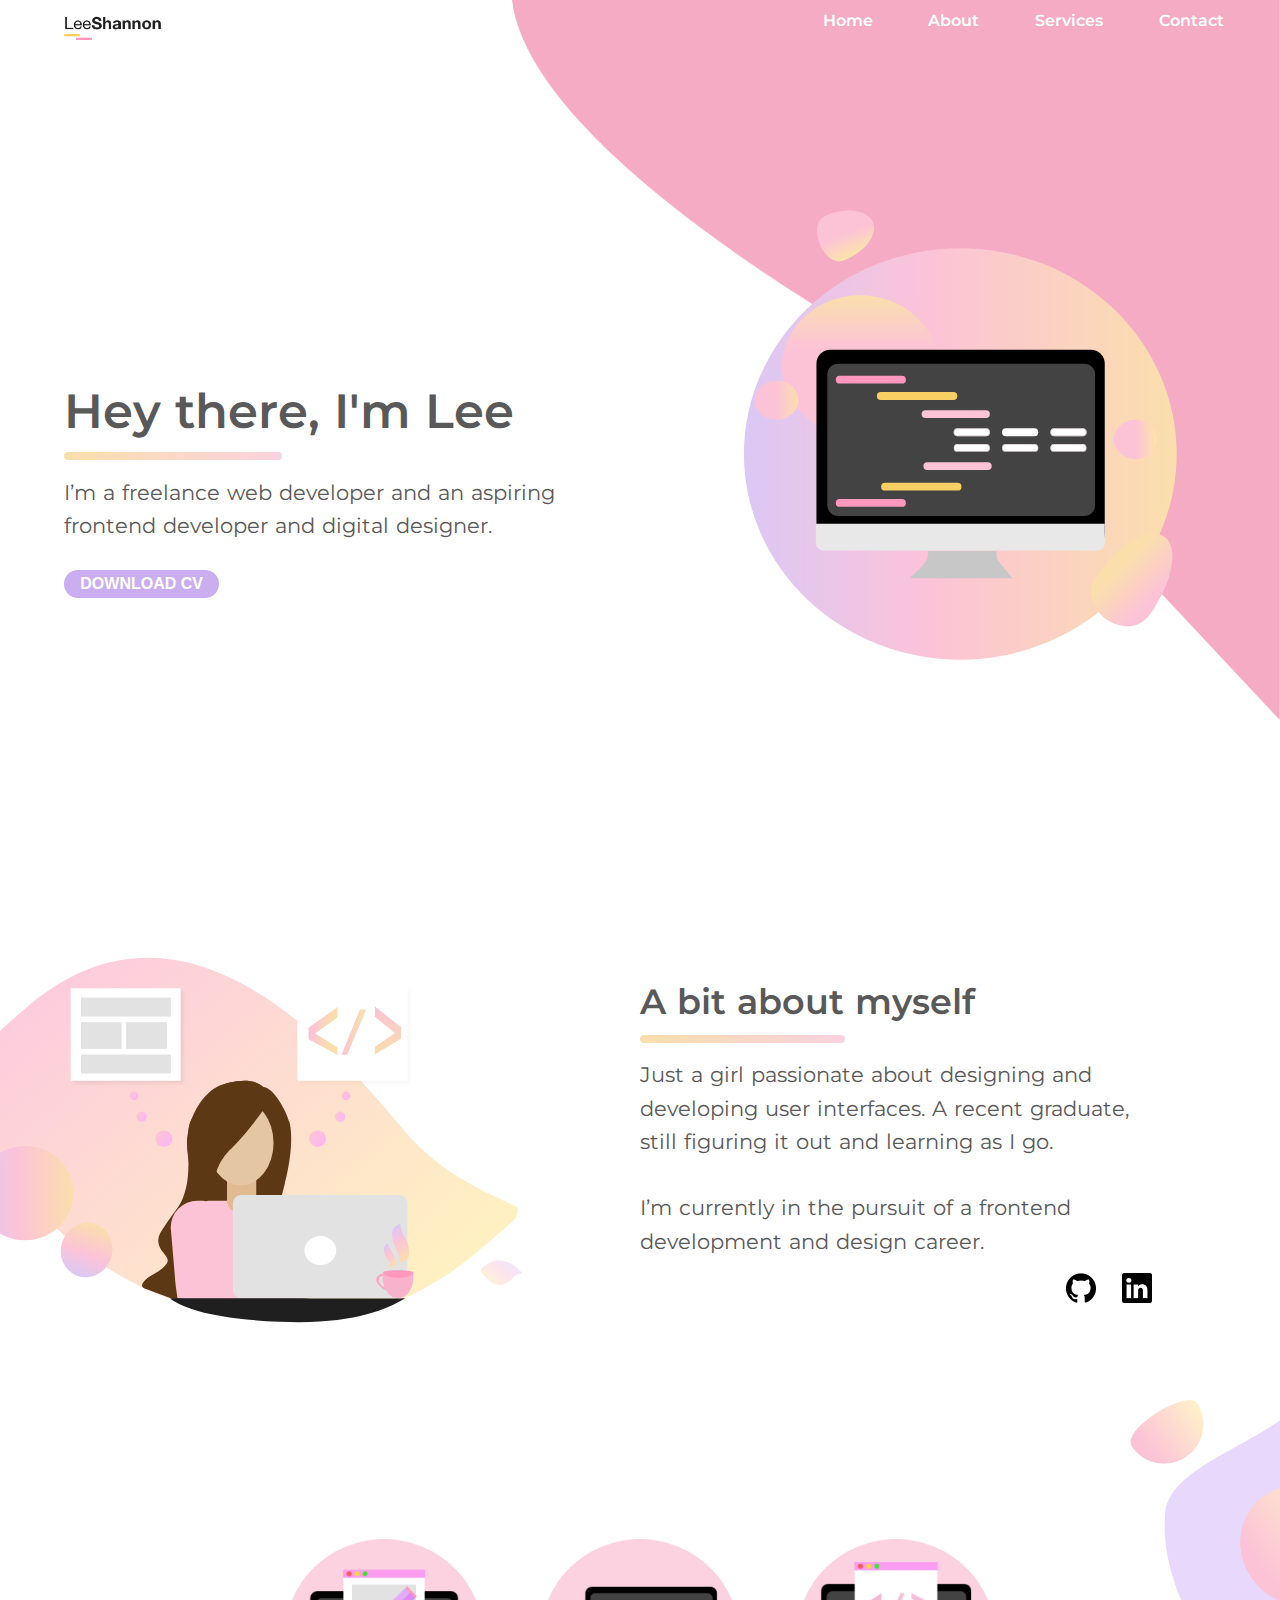
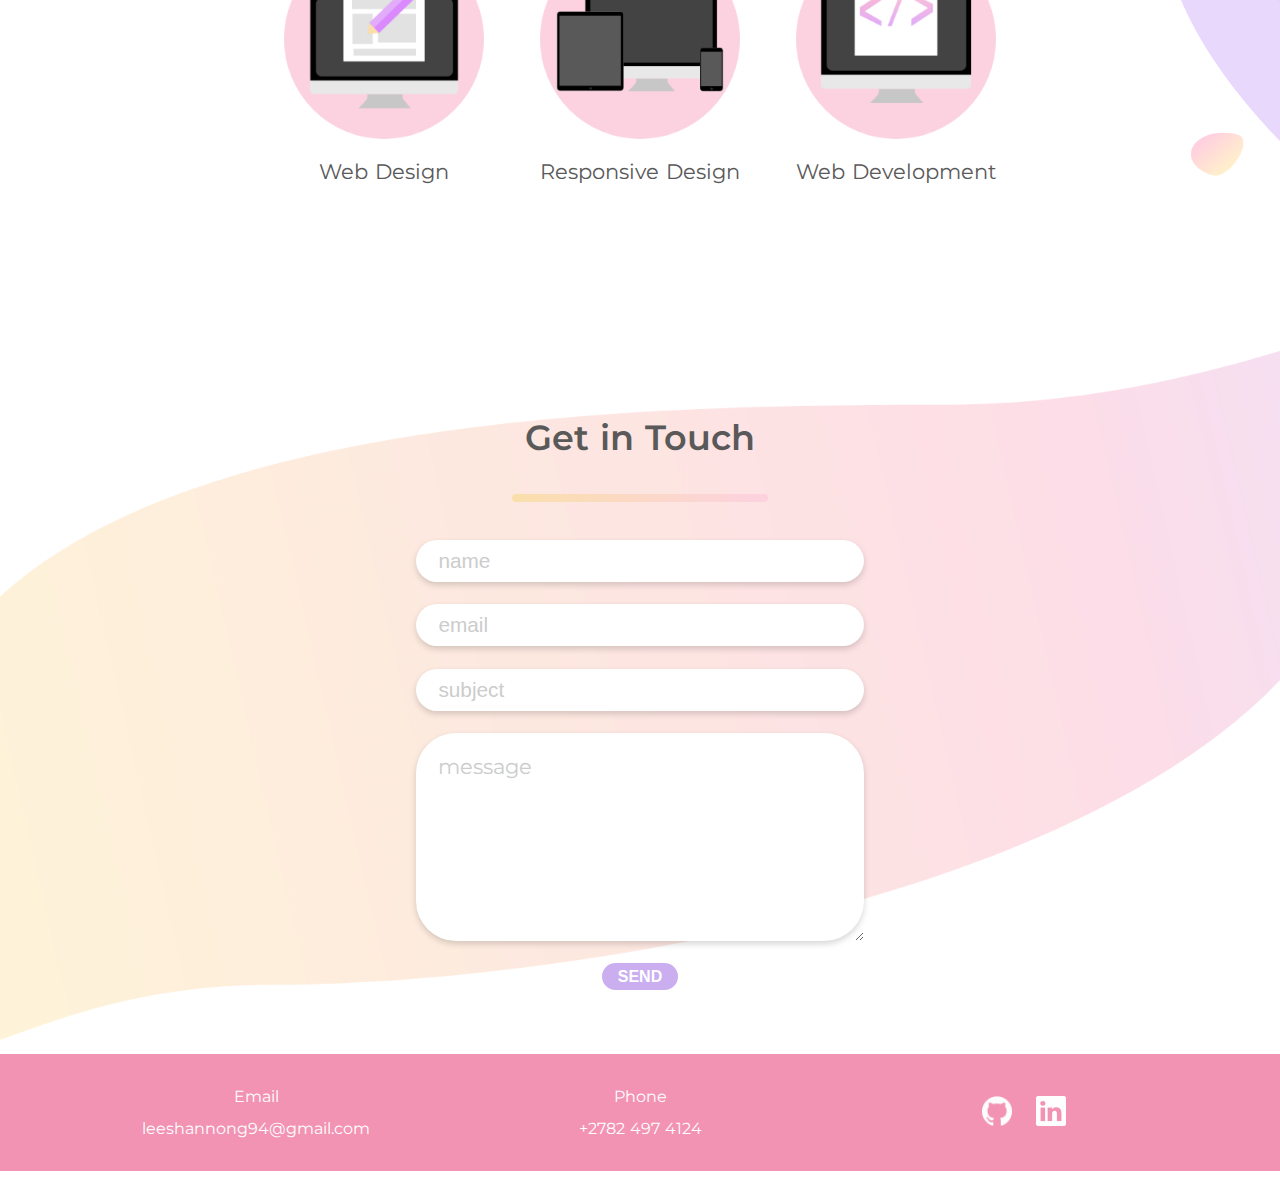
<file: index.html>
<!doctype html>
<html data-n-head-ssr data-n-head="">

<head data-n-head="">
  <title data-n-head="true">Lee Shannon</title>
  <meta data-n-head="true" charset="utf-8">
  <meta data-n-head="true" name="viewport" content="width=device-width,initial-scale=1">
  <meta data-n-head="true" data-hid="description" name="description" content="my portfolio site">
  <link data-n-head="true" rel="icon" type="image/x-icon" href="like.png">
  <link data-n-head="true" rel="stylesheet" href="https://fonts.googleapis.com/css?family=Montserrat:300,400,600">
  <link rel="preload" href="nuxt/70f93e58d2168a4373ac.js" as="script">
  <link rel="preload" href="nuxt/33101eb883ca205de3ca.js" as="script">
  <link rel="preload" href="nuxt/79c5c1965e7085ce0c18.js" as="script">
  <link rel="preload" href="nuxt/53b74fb791ca5c1d55d7.js" as="script">
  <style
    data-vue-ssr-id="17cfdfa9:0 aab9a468:0 36873827:0 43e369b3:0 0e71cf53:0 14758497:0 7a88355f:0 3169a4af:0 00c9545a:0 3e1474c5:0 482e1b33:0">
    .nuxt-progress {
      position: fixed;
      top: 0;
      left: 0;
      right: 0;
      height: 2px;
      width: 0;
      opacity: 1;
      transition: width .1s, opacity .4s;
      background-color: #fff;
      z-index: 999999
    }

    .nuxt-progress.nuxt-progress-notransition {
      transition: none
    }

    .nuxt-progress-failed {
      background-color: red
    }

    html {
      font-family: Source Sans Pro, -apple-system, BlinkMacSystemFont, Segoe UI, Roboto, Helvetica Neue, Arial, sans-serif;
      font-size: 16px;
      word-spacing: 1px;
      -ms-text-size-adjust: 100%;
      -webkit-text-size-adjust: 100%;
      -moz-osx-font-smoothing: grayscale;
      -webkit-font-smoothing: antialiased;
      box-sizing: border-box
    }

    *,
    :after,
    :before {
      box-sizing: border-box;
      margin: 0
    }

    .button--green {
      display: inline-block;
      border-radius: 4px;
      border: 1px solid #3b8070;
      color: #3b8070;
      text-decoration: none;
      padding: 10px 30px
    }

    .button--green:hover {
      color: #fff;
      background-color: #3b8070
    }

    .button--grey {
      display: inline-block;
      border-radius: 4px;
      border: 1px solid #35495e;
      color: #35495e;
      text-decoration: none;
      padding: 10px 30px;
      margin-left: 15px
    }

    .button--grey:hover {
      color: #fff;
      background-color: #35495e
    }

    a,
    abbr,
    acronym,
    address,
    applet,
    article,
    aside,
    audio,
    b,
    big,
    blockquote,
    body,
    canvas,
    caption,
    center,
    cite,
    code,
    dd,
    del,
    details,
    dfn,
    div,
    dl,
    dt,
    em,
    embed,
    fieldset,
    figcaption,
    figure,
    footer,
    form,
    h1,
    h2,
    h3,
    h4,
    h5,
    h6,
    header,
    hgroup,
    html,
    i,
    iframe,
    img,
    ins,
    kbd,
    label,
    legend,
    li,
    mark,
    menu,
    nav,
    object,
    ol,
    output,
    p,
    pre,
    q,
    ruby,
    s,
    samp,
    section,
    small,
    span,
    strike,
    strong,
    sub,
    summary,
    sup,
    table,
    tbody,
    td,
    tfoot,
    th,
    thead,
    time,
    tr,
    tt,
    u,
    ul,
    var,
    video {
      margin: 0;
      padding: 0;
      border: 0;
      font-size: 100%;
      font: inherit;
      vertical-align: baseline;
      font-family: Montserrat, Arial, sans-serif
    }

    article,
    aside,
    details,
    figcaption,
    figure,
    footer,
    header,
    hgroup,
    menu,
    nav,
    section {
      display: block
    }

    body {
      line-height: 1
    }

    ol,
    ul {
      list-style: none
    }

    h1,
    h2,
    h3,
    h4 {
      color: #5a5959
    }

    button {
      border: none
    }

    #landing-page {
      height: 100vh;
      width: 100%;
      background-image: url(nuxt/img/eda150d.png);
      background-size: 60% 80%;
      background-position: top right;
      background-repeat: no-repeat;
      /* position: relative */


    }

    .home-content {
      height: 100%;
      width: 100%;
      display: grid;
      justify-items: center;
      align-items: center;
      grid-template-columns: 1fr 1fr
    }

    .headings {
      padding: 0 5% 0 10%
    }

    .heading {
      color: #5a5959;
      font-size: 3em;
      font-weight: 600
    }

    .sub-heading {
      font-size: 1.3em;
      color: #5a5959;
      line-height: 1.6;
      margin-bottom: 5%
    }

    .gradient-border {
      width: 40%;
      height: 8px;
      background-image: linear-gradient(90deg, #fadfac, #fcd2e0);
      border-radius: 50px;
      margin: 3% 0
    }

    .purple-btn {
      background-color: #caaeef;
      padding: 1% 3%;
      border-radius: 50px;
      color: #fff;
      text-transform: uppercase;
      font-weight: 600
    }

    .desktop-svg {
      width: 90%
    }

    @media (max-width:600px) {
      #landing-page {
        width: 100vw
      }

      .home-content {
        width: 100vw;
        grid-template-rows: 100px auto;
        grid-template-columns: 1fr;
        grid-template-areas: "desktop""desktop""headings""headings"
      }

      .headings {
        grid-area: headings;
        padding-bottom: 20%;
        align-self: start
      }

      .desktop-svg {
        grid-area: desktop;
        align-self: end
      }

      .heading {
        font-size: 2.3em;
        padding-bottom: 2%
      }

      .sub-heading {
        padding-top: 2%;
        padding-bottom: 2%;
        font-size: 1em
      }
    }

    a {
      text-decoration: none
    }

    li {
      list-style: none;
      margin: 0;
      padding: 0
    }

    .navbar {
      height: 100%;
      display: flex;
      flex-direction: row;
      padding-top: 1%
    }

    .nav-links {
      justify-content: flex-end
    }

    .mobile-right,
    .nav-links {
      display: flex;
      width: 100%
    }

    .nav-link {
      padding-right: 5%
    }

    .nav-link a {
      color: #fff;
      font-weight: 600
    }

    .logo-div {
      padding-left: 5%
    }

    .logo-div img {
      -o-object-fit: contain;
      object-fit: contain;
      height: 27px
    }

    .handle {
      cursor: pointer;
      display: none
    }

    .menu-icon {
      height: 25px;
      width: 25px
    }

    @media screen and (max-width:580px) {
      .handle {
        display: block;
        margin-bottom: 3%;
        position: absolute;
        right: 0
      }

      .menu-icon {
        margin-left: 40px;
        margin-bottom: 10px;
        margin-right: 10px
      }

      /* .nav-links {
        flex-direction: column;
        align-items: flex-start;
        max-height: 0;
        overflow: hidden;
        transition: max-height .4s;
        text-align: right
      }

      .nav-link {
        margin-bottom: 20px
      } */

      .showing {
        max-height: 100%;
        overflow: visible
      }

      .mobile-right {
        position: absolute;
        right: 0;
        margin-top: 30px
      }
    }

    .bounce-fast {
      -webkit-animation: bounce-fast 10s cubic-bezier(.455, .03, .515, .955) infinite both;
      animation: bounce-fast 10s cubic-bezier(.455, .03, .515, .955) infinite both
    }

    @-webkit-keyframes bounce-fast {

      0%,
      to {
        -webkit-transform: rotate(0);
        transform: rotate(0);
        -webkit-transform-origin: 50% 0;
        transform-origin: 50% 0
      }

      10% {
        -webkit-transform: rotate(-1deg);
        transform: rotate(-1deg)
      }

      20%,
      40%,
      60% {
        -webkit-transform: rotate(-2deg);
        transform: rotate(-2deg)
      }

      30%,
      50%,
      70% {
        -webkit-transform: rotate(2deg);
        transform: rotate(2deg)
      }

      80% {
        -webkit-transform: rotate(-2deg);
        transform: rotate(-2deg)
      }

      90% {
        -webkit-transform: rotate(2deg);
        transform: rotate(2deg)
      }
    }

    .bounce-small {
      -webkit-animation: bounce-small 6s infinite both;
      animation: bounce-small 6s infinite both
    }

    @-webkit-keyframes bounce-small {
      0% {
        -webkit-transform: rotate(0);
        transform: rotate(0)
      }

      25% {
        -webkit-transform: rotate(-1deg);
        transform: rotate(-1deg)
      }

      50% {
        -webkit-transform: rotate(1deg);
        transform: rotate(1deg)
      }

      to {
        -webkit-transform: rotate(0);
        transform: rotate(0)
      }
    }

    @keyframes bounce-small {
      0% {
        -webkit-transform: rotate(0);
        transform: rotate(0)
      }

      25% {
        -webkit-transform: rotate(-1deg);
        transform: rotate(-1deg)
      }

      50% {
        -webkit-transform: rotate(1deg);
        transform: rotate(1deg)
      }

      to {
        -webkit-transform: rotate(0);
        transform: rotate(0)
      }
    }

    .bounce {
      -webkit-animation: bounce 7s infinite both;
      animation: bounce 7s infinite both
    }

    @-webkit-keyframes bounce {
      0% {
        -webkit-transform: rotate(0);
        transform: rotate(0)
      }

      25% {
        -webkit-transform: rotate(-1deg);
        transform: rotate(-1deg)
      }

      50% {
        -webkit-transform: rotate(2deg);
        transform: rotate(2deg)
      }

      to {
        -webkit-transform: rotate(0);
        transform: rotate(0)
      }
    }

    @keyframes bounce {
      0% {
        -webkit-transform: rotate(0);
        transform: rotate(0)
      }

      25% {
        -webkit-transform: rotate(-1deg);
        transform: rotate(-1deg)
      }

      50% {
        -webkit-transform: rotate(2deg);
        transform: rotate(2deg)
      }

      to {
        -webkit-transform: rotate(0);
        transform: rotate(0)
      }
    }

    #about {
      display: grid;
      grid-template-columns: 1fr 1fr
    }

    #about,
    .girl-pink {
      height: auto;
      width: 100%
    }

    .about-content {
      align-self: center;
      padding: 0 20% 0 0
    }

    .about-heading {
      font-size: 2.2em;
      color: #5a5959;
      font-weight: 600
    }

    .about {
      font-size: 1.3em;
      color: #5a5959;
      line-height: 1.6
    }

    .socials {
      height: 30px;
      width: 30px
    }

    .socials1 {
      display: flex;
      justify-content: flex-end;
      margin-top: 3%
    }

    @media (max-width:600px) {
      #about {
        grid-template-rows: 200px 1fr;
        grid-template-columns: 1fr;
        height: 100vh
      }

      .about-heading {
        font-size: 1.7em;
        padding-bottom: 5%
      }

      .about {
        padding-top: 5%;
        font-size: 1em
      }

      .about-content {
        justify-self: center;
        padding: 0 25px
      }
    }

    .bounce-up {
      -webkit-animation: bounce-up 7s infinite both;
      animation: bounce-up 7s infinite both
    }

    @-webkit-keyframes bounce-up {
      0% {
        -webkit-transform: rotateX(0);
        transform: rotateX(0)
      }

      50% {
        -webkit-transform: rotateX(15deg);
        transform: rotateX(15deg)
      }

      to {
        -webkit-transform: rotateX(0);
        transform: rotateX(0)
      }
    }

    @keyframes bounce-up {
      0% {
        -webkit-transform: rotateX(0);
        transform: rotateX(0)
      }

      50% {
        -webkit-transform: rotateX(15deg);
        transform: rotateX(15deg)
      }

      to {
        -webkit-transform: rotateX(0);
        transform: rotateX(0)
      }
    }

    .bounce-up-fast {
      -webkit-animation: bounce-up-fast 7s infinite both;
      animation: bounce-up-fast 7s infinite both
    }

    @-webkit-keyframes bounce-up-fast {
      0% {
        -webkit-transform: rotateX(0);
        transform: rotateX(0)
      }

      50% {
        -webkit-transform: rotateX(30deg);
        transform: rotateX(30deg)
      }

      to {
        -webkit-transform: rotateX(0);
        transform: rotateX(0)
      }
    }

    @keyframes bounce-up-fast {
      0% {
        -webkit-transform: rotateX(0);
        transform: rotateX(0)
      }

      50% {
        -webkit-transform: rotateX(30deg);
        transform: rotateX(30deg)
      }

      to {
        -webkit-transform: rotateX(0);
        transform: rotateX(0)
      }
    }

    .services-grid {
      height: 60vh;
      display: grid;
      grid-template-columns: 1fr 1fr 1fr 1fr 1fr;
      justify-items: center;
      align-items: center
    }

    .service1 {
      grid-column-start: 2;
      align-items: center;
      align-self: center
    }

    .service2 {
      grid-column-start: 3
    }

    .service3 {
      grid-column-start: 4
    }

    .service-icon {
      height: 200px;
      width: 200px
    }

    .service-heading {
      text-align: center;
      margin-top: 10%;
      font-size: 1.3em
    }

    .services-bg {
      background-image: url(nuxt/img/3da1907.png);
      background-size: contain;
      background-repeat: no-repeat;
      background-position-x: 100px;
      height: 100%;
      width: 100%
    }

    @media screen and (max-width:580px) {
      .services-grid {
        grid-template-columns: 1fr;
        grid-template-rows: 1fr 1fr 1fr;
        height: 100%;
        margin-top: 80px;
        margin-bottom: 80px
      }

      .service1 {
        grid-column-start: auto
      }

      .service2,
      .service3 {
        grid-column-start: 1
      }

      .services-bg {
        display: none
      }
    }

    button {
      font-size: 1em;
      background-color: #caaeef;
      padding: 1% 3.5%;
      border-radius: 50px;
      color: #fff;
      text-transform: uppercase;
      font-weight: 600
    }

    .small-border {
      width: 20%
    }

    .contact-container {
      width: 100%;
      padding-top: 7%;
      padding-bottom: 5%;
      background-image: url(nuxt/img/a439ed5.png);
      background-size: 115vw 80vh;
      background-repeat: no-repeat;
      background-position: 50%
    }

    .contact-container,
    .contact-form {
      display: grid;
      justify-items: center;
      align-items: center
    }

    .contact-form {
      width: 35vw
    }

    input {
      font-size: 1.3em;
      width: 100%;
      border: none;
      border-radius: 50px;
      box-shadow: 0 3px 6px rgba(0, 0, 0, .16);
      padding: 2% 5%;
      margin-bottom: 5%
    }

    input::-webkit-input-placeholder,
    textarea::-webkit-input-placeholder {
      color: #ccc
    }

    input:-ms-input-placeholder,
    textarea:-ms-input-placeholder {
      color: #ccc
    }

    input::-ms-input-placeholder,
    textarea::-ms-input-placeholder {
      color: #ccc
    }

    input::placeholder,
    textarea::placeholder {
      color: #ccc
    }

    textarea::-webkit-input-placeholder {
      padding-top: 3%;
      font-family: Montserrat, Arial, sans-serif
    }

    textarea:-ms-input-placeholder {
      padding-top: 3%;
      font-family: Montserrat, Arial, sans-serif
    }

    textarea::-ms-input-placeholder {
      padding-top: 3%;
      font-family: Montserrat, Arial, sans-serif
    }

    textarea::placeholder {
      padding-top: 3%;
      font-family: Montserrat, Arial, sans-serif
    }

    textarea {
      font-size: 1.3em;
      width: 100%;
      border: none;
      border-radius: 40px;
      box-shadow: 0 3px 6px rgba(0, 0, 0, .16);
      padding: 2% 5%;
      margin-bottom: 5%
    }

    .burger{
      display: none;
    }

    .burger div {
      width: 20px;
      height: 2px;
      margin: 5px;
      background-color: white;
      cursor: pointer;
      transition: all 0.3s ease;
    }
    @media screen and (max-width:580px) {
      body{
        overflow-x: hidden;
      }

      .contact-container {
        height: 70vh;
        background-size: 150vw 80vh;
        margin-bottom: 100px
      }

      .contact-form{
        width: 95vw;
      }

      .gradient-border {
        display: none
      }

      .burger {
        display: block;
      }

      nav {
        display: flex;
        justify-content: space-between;
      }

      .nav-links{
        position: absolute;
        right: 0px; 
        height: 100vh;
        background-color: #f3abc3;
        display: flex;
        flex-direction: column;
        align-items: center;
        width: 100%;
        justify-content: space-around;

        transform: translateX(100%);
        transition: transform 0.5s ease-in;
      }

      
    }

    .nav-active{
      transform: translateX(0%);
    }
    .navbar-active {
      background-color: #f3abc3;
    }

    .toggle .line1 {
      transform: rotate(-45deg) translate(-5px, 5px);
    }

    .toggle .line2 {
      opacity: 0;
    }

    .toggle .line3 {
      transform: rotate(45deg) translate(-5px, -5px);  
    }

    #footer {
      padding-right: 5%;
      padding-left: 5%;
      background-color: #f293b4
    }

    .footer-container {
      display: grid;
      grid-template-columns: 1fr 1fr 1fr;
      justify-items: center;
      align-items: center;
      color: #fff;
      text-align: center;
      padding-top: 3%;
      padding-bottom: 3%
    }

    .social-media {
      width: 100%
    }

    @media screen and (max-width:580px) {
      #footer {
        padding-top: 50px;
        padding-bottom: 50px
      }

      .footer-container {
        grid-template-columns: 1fr;
        grid-gap: 50px
      }
    }
  </style>
</head>

<body data-n-head="">
  <div data-server-rendered="true" id="_nuxt">
    <!---->
    <div id="__layout">
      <div>
        <section class="container">
          <div id="landing-page">
            <div>
              <nav class="navbar">
                <div class="logo-div"><a href="#landing-page"><img src="nuxt/img/1943d72.png" alt="logo"></a></div>
                <div class="mobile-right">
                  <ul class="nav-links">
                    <li class="nav-link"><a href="#landing-page">Home</a></li>
                    <li class="nav-link"><a href="#about">About</a></li>
                    <li class="nav-link"><a href="#services">Services</a></li>
                    <li class="nav-link"><a href="#contact">Contact</a></li>
                  </ul>
                </div>

                <div class="burger">
                  <div class="line1"></div>
                  <div class="line2"></div>
                  <div class="line3"></div>
                </div>
              </nav>
            </div>
          
            <div class="home-content">
              <div class="headings">
                <h1 class="heading">Hey there, I'm Lee</h1>
                <div class="gradient-border"></div>
                <h3 class="sub-heading">I’m a freelance web developer and an aspiring frontend developer and digital
                  designer. </h3> 
                  <!-- <a href="#about" class="purple-btn">more</a> -->

                  <form  method="get" action="LeeGeorges-resume.pdf">
                      <button class="purple-btn" type="submit">Download CV</button>
                   </form>
              </div>
              <div class="desktop-svg">
                <div id="desktop-svg"><svg xmlns="http://www.w3.org/2000/svg" xmlns:xlink="http://www.w3.org/1999/xlink"
                    viewBox="0 0 953 962.73">
                    <defs>
                      <linearGradient id="linear-gradient" y1="0.446" x2="1" y2="0.448"
                        gradientUnits="objectBoundingBox">
                        <stop offset="0" stop-color="#fcbbd2"></stop>
                        <stop offset="1" stop-color="#ffecac"></stop>
                      </linearGradient>
                      <linearGradient id="linear-gradient-2" y1="0.446" x2="1" y2="0.448"
                        gradientUnits="objectBoundingBox">
                        <stop offset="0" stop-color="#dbc8f5"></stop>
                        <stop offset="0.433" stop-color="#fcc3d7"></stop>
                        <stop offset="1" stop-color="#fadfac"></stop>
                      </linearGradient>
                      <linearGradient id="linear-gradient-3" x1="0.5" x2="0.5" y2="1" gradientUnits="objectBoundingBox">
                        <stop offset="0" stop-color="#fadfac"></stop>
                        <stop offset="0.371" stop-color="#fcc3d7"></stop>
                        <stop offset="1" stop-color="#fcc3d7"></stop>
                      </linearGradient>
                      <linearGradient id="linear-gradient-4" y1="0.646" x2="0.5" y2="0.633"
                        gradientUnits="objectBoundingBox">
                        <stop offset="0" stop-color="#fadfac"></stop>
                        <stop offset="1" stop-color="#fcc3d7"></stop>
                      </linearGradient>
                      <linearGradient id="linear-gradient-5" y1="0.646" x2="0.5" y2="0.633"
                        gradientUnits="objectBoundingBox">
                        <stop offset="0" stop-color="#fce5a8"></stop>
                        <stop offset="1" stop-color="#fcc3d7"></stop>
                      </linearGradient>
                      <linearGradient id="linear-gradient-6" x1="0.768" y1="0.568" x2="0.114" y2="0.388"
                        xlink:href="#linear-gradient-4"></linearGradient>
                      <linearGradient id="linear-gradient-7" y1="0.646" x2="0.5" y2="0.633"
                        gradientUnits="objectBoundingBox">
                        <stop offset="0" stop-color="#ffe4a8"></stop>
                        <stop offset="1" stop-color="#fcc3d7"></stop>
                      </linearGradient>
                      <clipPath id="clip-path">
                        <rect width="220" height="13" fill="none"></rect>
                      </clipPath>
                    </defs>
                    <g id="desktop" transform="translate(-483 -20.27)">
                      <ellipse id="Ellipse_1" data-name="Ellipse 1" cx="358" cy="340.5" rx="358" ry="340.5"
                        transform="translate(602 100)" fill="url(#linear-gradient-2)"></ellipse>
                      <g class="bounce">
                        <ellipse id="Ellipse_2" data-name="Ellipse 2" cx="129.5" cy="117.5" rx="129.5" ry="117.5"
                          transform="translate(665 178)" fill="url(#linear-gradient-3)"></ellipse>
                      </g>
                      <ellipse id="Ellipse_4" data-name="Ellipse 4" cx="36" cy="32.5" rx="36" ry="32.5"
                        transform="translate(692 384) rotate(180)" fill="url(#linear-gradient-4)"></ellipse>
                      <g class="bounce-fast">
                        <path id="Path_4" data-name="Path 4"
                          d="M80.313,46.87c0,37.109-17.979,67.192-40.157,67.192S0,83.979,0,46.87,80.313,9.761,80.313,46.87Z"
                          transform="translate(724.765 137.464) rotate(-112)" fill="url(#linear-gradient-5)"></path>
                      </g>
                      <g class="bounce-small">
                        <path id="Path_5" data-name="Path 5"
                          d="M108.737,67.9c0,65.15-24.342,117.965-54.369,117.965S0,133.051,0,67.9,108.737,2.751,108.737,67.9Z"
                          transform="matrix(-0.819, -0.574, 0.574, -0.819, 1235.444, 760.677)"
                          fill="url(#linear-gradient-6)"></path>
                      </g>
                      <ellipse id="Ellipse_5" data-name="Ellipse 5" cx="36" cy="32.5" rx="36" ry="32.5"
                        transform="translate(1286 449) rotate(180)" fill="url(#linear-gradient-7)"></ellipse>
                      <g id="MAC" transform="translate(1 22)">
                        <rect id="Rectangle_1" data-name="Rectangle 1" width="477" height="326" rx="23"
                          transform="translate(721 246)"></rect>
                        <rect id="Rectangle_2" data-name="Rectangle 2" width="443" height="252" rx="18"
                          transform="translate(739 269)" fill="#434343"></rect>
                        <path id="Path_2" data-name="Path 2"
                          d="M2893.25,505c-1.053,2.082-.02-2.187,0,0,.021,2.233.831,11.05-2.1,15.462-8.239,12.384-27.5,29.509-27.5,29.509h169.7L3008.9,520.462l-1.76-4.643V505Z"
                          transform="translate(-1988 74)" fill="#c7c7c7"></path>
                        <path id="Path_37" data-name="Path 37" d="M6.5,0h103a6.5,6.5,0,0,1,0,13H6.5a6.5,6.5,0,0,1,0-13Z"
                          transform="translate(753 493)" fill="#ff98bc"></path>
                        <rect id="Rectangle_5" data-name="Rectangle 5" width="133" height="13" rx="6.5"
                          transform="translate(821 316)" fill="#f8cf63"></rect>
                        <rect id="Rectangle_7" data-name="Rectangle 7" width="133" height="13" rx="6.5"
                          transform="translate(828 466)" fill="#f8cf63"></rect>
                        <rect id="Rectangle_8" data-name="Rectangle 8" width="113" height="13" rx="6.5"
                          transform="translate(895 346)" fill="#fcc3d7"></rect>
                        <path id="Path_38" data-name="Path 38" d="M6.5,0h100a6.5,6.5,0,0,1,0,13H6.5a6.5,6.5,0,0,1,0-13Z"
                          transform="translate(898 432)" fill="#fcc3d7"></path>
                        <rect id="Rectangle_6" data-name="Rectangle 6" width="116" height="13" rx="6.5"
                          transform="translate(753 289)" fill="#ff98bc"></rect>
                        <g id="Rectangle_10" data-name="Rectangle 10" transform="translate(948 376)" fill="#fff"
                          stroke="#b9a8a8" stroke-width="1">
                          <rect width="60" height="13" rx="6.5" stroke="none"></rect>
                          <rect x="0.5" y="0.5" width="59" height="12" rx="6" fill="none"></rect>
                        </g>
                        <rect id="Rectangle_12" data-name="Rectangle 12" width="60" height="13" rx="6.5"
                          transform="translate(1028 376)" fill="#fff"></rect>
                        <g id="Rectangle_13" data-name="Rectangle 13" transform="translate(1108 376)" fill="#fff"
                          stroke="#b9a8a8" stroke-width="1">
                          <rect width="60" height="13" rx="6.5" stroke="none"></rect>
                          <rect x="0.5" y="0.5" width="59" height="12" rx="6" fill="none"></rect>
                        </g>
                        <g id="Repeat_Grid_1" data-name="Repeat Grid 1" transform="translate(948 402)"
                          clip-path="url(#clip-path)">
                          <g transform="translate(-954 -417)">
                            <g id="Rectangle_14" data-name="Rectangle 14" transform="translate(954 417)" fill="#fff"
                              stroke="#b9a8a8" stroke-width="1">
                              <rect width="60" height="13" rx="6.5" stroke="none"></rect>
                              <rect x="0.5" y="0.5" width="59" height="12" rx="6" fill="none"></rect>
                            </g>
                          </g>
                          <g transform="translate(-874 -417)">
                            <g id="Rectangle_14-2" data-name="Rectangle 14" transform="translate(954 417)" fill="#fff"
                              stroke="#b9a8a8" stroke-width="1">
                              <rect width="60" height="13" rx="6.5" stroke="none"></rect>
                              <rect x="0.5" y="0.5" width="59" height="12" rx="6" fill="none"></rect>
                            </g>
                          </g>
                          <g transform="translate(-794 -417)">
                            <g id="Rectangle_14-3" data-name="Rectangle 14" transform="translate(954 417)" fill="#fff"
                              stroke="#b9a8a8" stroke-width="1">
                              <rect width="60" height="13" rx="6.5" stroke="none"></rect>
                              <rect x="0.5" y="0.5" width="59" height="12" rx="6" fill="none"></rect>
                            </g>
                          </g>
                        </g>
                        <path id="Rectangle_15" data-name="Rectangle 15"
                          d="M0,0H478a0,0,0,0,1,0,0V32a12,12,0,0,1-12,12H12A12,12,0,0,1,0,32V0A0,0,0,0,1,0,0Z"
                          transform="translate(720 534)" fill="#e8e8e8"></path>
                      </g>
                    </g>
                  </svg></div>
              </div>
            </div>
          </div>
          <div id="about">
            <div class="about-img">
              <div id="girl-svg"><svg xmlns="http://www.w3.org/2000/svg" xmlns:xlink="http://www.w3.org/1999/xlink"
                  viewBox="150 100 1246.915 950">
                  <defs>
                    <linearGradient id="linear-gradient" x1="0.938" y1="0.507" x2="-0.213" y2="0.652" gradientUnits="objectBoundingBox">
                      <stop offset="0" stop-color="#ffdea8"/>
                      <stop offset="0.686" stop-color="#fcd2e0"/>
                      <stop offset="1" stop-color="#caaeef"/>
                    </linearGradient>
                    <linearGradient id="linear-gradient-2" x1="0.5" x2="0.5" y2="1" gradientUnits="objectBoundingBox">
                      <stop offset="0" stop-color="#fff1cb"/>
                      <stop offset="1" stop-color="#fcd8e5"/>
                    </linearGradient>
                    <linearGradient id="linear-gradient-5" x1="0.5" x2="0.5" y2="1" gradientUnits="objectBoundingBox">
                      <stop offset="0" stop-color="#fcbdd3"/>
                      <stop offset="1" stop-color="#fcc3d7"/>
                    </linearGradient>
                    <filter id="Path_48" x="283.787" y="268.056" width="232" height="198" filterUnits="userSpaceOnUse">
                      <feOffset dx="5" dy="5" input="SourceAlpha"/>
                      <feGaussianBlur stdDeviation="3" result="blur"/>
                      <feFlood flood-opacity="0.059"/>
                      <feComposite operator="in" in2="blur"/>
                      <feComposite in="SourceGraphic"/>
                    </filter>
                    <filter id="Rectangle_46" x="725.42" y="268.056" width="232" height="198" filterUnits="userSpaceOnUse">
                      <feOffset dx="5" dy="5" input="SourceAlpha"/>
                      <feGaussianBlur stdDeviation="3" result="blur-2"/>
                      <feFlood flood-opacity="0.027"/>
                      <feComposite operator="in" in2="blur-2"/>
                      <feComposite in="SourceGraphic"/>
                    </filter>
                    <linearGradient id="linear-gradient-6" x1="0.5" x2="0.5" y2="1" gradientUnits="objectBoundingBox">
                      <stop offset="0" stop-color="#fcc3d7"/>
                      <stop offset="1" stop-color="#ffe4a8"/>
                    </linearGradient>
                    <linearGradient id="linear-gradient-8" x1="0.5" x2="0.5" y2="1" gradientUnits="objectBoundingBox">
                      <stop offset="0" stop-color="#92e8ac"/>
                      <stop offset="0" stop-color="#fcc3d7"/>
                      <stop offset="1" stop-color="#fadfac"/>
                    </linearGradient>
                    <linearGradient id="linear-gradient-9" x1="0.167" y1="0.197" x2="1" y2="0.624" gradientUnits="objectBoundingBox">
                      <stop offset="0" stop-color="#fcc3d7"/>
                      <stop offset="1" stop-color="#fcb6f4"/>
                    </linearGradient>
                  </defs>
                  <g id="Group_18" data-name="Group 18" transform="translate(186.787 -973.944)">
                    <g id="Group_17" data-name="Group 17">
                      <g id="Group_11" data-name="Group 11">
                        <g id="girl-blue" transform="translate(-366 -793)">
                          <path id="Path_31" data-name="Path 31" d="M551.163-73c23.313,284.673,508.18,644.9,508.18,644.9l73.986,76.829h0l332.073,509.4V-73Z" transform="translate(1353.128 1215.977) rotate(90)" fill="none" opacity="0.775"/>
                          <path id="Path_32" data-name="Path 32" d="M688.607,212.206c-212.408,0-655.076,6.952-655.076,402.748s122.921,239.7,335.328,239.7S962.821,658.3,962.821,262.509c0-109.713-1.772-96.566-2.321-109.126-2.542.317-8.236-15.054-15.788-12.545C907.008,153.355,816.9,212.206,688.607,212.206Z" transform="matrix(0.643, 0.766, -0.766, 0.643, 835.616, 1650.908)" opacity="0.749" fill="url(#linear-gradient)"/>
                          <path id="Path_33" data-name="Path 33" d="M50.019,146.668c12.772,0,39.39.593,39.39,34.337s-7.391,20.436-20.163,20.436S33.53,184.7,33.53,150.957c0-9.354.107-8.233.14-9.3.153.027.5-1.283.949-1.07C36.887,141.651,42.3,146.668,50.019,146.668Z" transform="matrix(-0.695, 0.719, -0.719, -0.695, 1471.176, 2667.04)" opacity="0.446" fill="url(#linear-gradient-2)"/>
                          <g class="bounce-up">
                          <ellipse id="Ellipse_30" data-name="Ellipse 30" cx="94" cy="92" rx="94" ry="92" transform="translate(284 2346)" fill="url(#linear-gradient-2)"/>
                          </g>
                          
                          <g class="bounce-up-fast">
                          <ellipse id="Ellipse_31" data-name="Ellipse 31" cx="53.5" cy="50" rx="53.5" ry="50" transform="translate(432.627 2582.186) rotate(-70)" fill="url(#linear-gradient-2)"/>
                          </g>
                        </g>
                      </g>
                    </g>
                    <g id="me" transform="translate(-553 1017)">
                      <g id="Me-2" data-name="Me" transform="translate(486 -41)">
                        <path id="Path_26" data-name="Path 26" d="M-1452.2,2893.526c-12.594-55.906-75.864-36.009-90.745-30.221.028-.011-2.873,2.506-3.072,2.584h0c-.74.3,11.217-5.074,11.217-5.074s-35.945-.471-65.023,55.873c-3.037,7.381-8.409,16.428-11.05,29.754-.047.111-.2.426-.334.652-.2.351-.05,4.855-1.2,9.169-10.84,40.8,23.325,111.281,23.325,111.281,20.8,34.691-13.182,104.564-13.182,104.564l-26.7,39.648c39.818-9.5,108.232-123.8,108.232-123.8C-1476.988,3043.137-1452.2,2893.526-1452.2,2893.526Z" transform="translate(2009.011 -2405.111)" fill="#5d3814"/>
                        <path id="Path_27" data-name="Path 27" d="M0,37.089C12.489-19.669,78.707,4.213,91.639,9.452h0S112.5-.28,140.906,56.064c1.547,2.571,3.1,8.022,4.829,11.076.2.351,3.025,8.238,3.4,8.82.815,1.26,1.05,3.528,1.8,5.142,9.456,46.755-7.607,113.654-7.607,113.654s-9.868,46.823-13.809,49.37a2.848,2.848,0,0,1-2.731.41l7.951,12.344a307.8,307.8,0,0,1-67.8-25.358C24.209,186.7,0,37.089,0,37.089Z" transform="translate(445.741 451.085) rotate(1)" fill="#5d3814"/>
                        <rect id="Rectangle_38" data-name="Rectangle 38" width="57" height="65" transform="translate(472.486 632.922)" fill="#e0ba90"/>
                        <ellipse id="Ellipse_10" data-name="Ellipse 10" cx="64" cy="83" rx="64" ry="83" transform="translate(435.185 488.244)" fill="#e5c6a3"/>
                        <path id="Path_59" data-name="Path 59" d="M-3861.177,1476.313s-31.1-88.922-44.871-47.163c-6.884,20.879,1.238,69.592-5.019,114.659-9.485,49.25-20.926,47.728-52.21,98.434-16.834,34.436,24.056,43.6,12.081,60.445s-32.251,21.065-43,33.069,0,14.949,0,14.949l88.149,32.629Z" transform="translate(4306 -896)" fill="#5d3814"/>
                        <path id="Path_50" data-name="Path 50" d="M52,0H214a52,52,0,0,1,52,52V152a52,52,0,0,1-52,52H52c-10.856,0,8.549-3.2,0-9.034-.959-.654-38.508-4.91-38.508-4.91s-5-31.322-5-38.056L6.961,133.952,0,52A52,52,0,0,1,52,0Z" transform="translate(362.817 683.889)" fill="#fcc3d7"/>
                        <path id="Path_41" data-name="Path 41" d="M0,0H248.771V69l-37.249,5.268L47.312,71.253,25.337,67.189,0,61.39Z" transform="translate(380.046 771.889)" fill="#fcc3d7"/>
                        <ellipse id="Ellipse_19" data-name="Ellipse 19" cx="38" cy="30" rx="38" ry="30" transform="translate(422.176 746.889)" fill="#fcc3d7"/>
                        <path id="Path_28" data-name="Path 28" d="M-1456.133,2893.026c-12.5-55.807-79.656-34.712-92.6-29.561.094-.038-.306-.063-.464,0l-1.907,1.113-13.81,6.336-30.728,41.235c.019-.031-18.078,42.179-19.2,46.385-10.708,40.049,14.166,108.723,14.166,108.723,12.561,34.594,32.782,28.548,35.764-13.027s33.52-66.825,33.52-66.825C-1488.622,2943.334-1456.133,2893.026-1456.133,2893.026Z" transform="translate(2012.631 -2405.111)" fill="#5d3814"/>
                        <ellipse id="Ellipse_11" data-name="Ellipse 11" cx="28.5" cy="24" rx="28.5" ry="24" transform="translate(472.486 659.919)" fill="#e0ba90"/>
                        <g transform="matrix(1, 0, 0, 1, -119.79, -2.06)" filter="url(#Path_48)">
                          <path id="Path_48-2" data-name="Path 48" d="M0,0H214V180H0Z" transform="translate(287.79 272.06)" fill="#fff"/>
                        </g>
                        <rect id="Rectangle_42" data-name="Rectangle 42" width="175" height="37" transform="translate(188 288)" fill="#e2e2e2"/>
                        <rect id="Rectangle_43" data-name="Rectangle 43" width="79" height="52" transform="translate(188 336)" fill="#e2e2e2"/>
                        <rect id="Rectangle_44" data-name="Rectangle 44" width="80" height="52" transform="translate(275.814 336)" fill="#e2e2e2"/>
                        <rect id="Rectangle_45" data-name="Rectangle 45" width="175" height="37" transform="translate(188 398.974)" fill="#e2e2e2"/>
                        <g transform="matrix(1, 0, 0, 1, -119.79, -2.06)" filter="url(#Rectangle_46)">
                          <rect id="Rectangle_46-2" data-name="Rectangle 46" width="214" height="180" transform="translate(729.42 272.06)" fill="#fff"/>
                        </g>
                        <path id="Path_19" data-name="Path 19" d="M2727.995,159.683l56.436-40.18v20.17l-43.4,31.313,43.4,27.519v14.609l-56.436-30.871Z" transform="translate(-2096.64 187)" fill="url(#linear-gradient-6)"/>
                        <path id="Path_20" data-name="Path 20" d="M2814.709,119.5h12.228l-36.75,87.856H2778.9Z" transform="translate(-2083.319 192)" fill="url(#linear-gradient-6)"/>
                        <path id="Path_29" data-name="Path 29" d="M2779.067,159.683l-51.072-40.18v20.17l39.274,31.313-39.274,27.519v14.609l51.072-30.871Z" transform="translate(-1967.41 186)" fill="url(#linear-gradient-8)"/>
                        <ellipse id="Ellipse_14" data-name="Ellipse 14" cx="16.5" cy="16" rx="16.5" ry="16" transform="translate(332.843 546.944)" fill="url(#linear-gradient-9)"/>
                        <ellipse id="Ellipse_18" data-name="Ellipse 18" cx="38" cy="30" rx="38" ry="30" transform="translate(509.402 746.889)" fill="#fcc3d7"/>
                        <circle id="Ellipse_39" data-name="Ellipse 39" cx="10" cy="10" r="10" transform="translate(296.258 509.953)" fill="url(#linear-gradient-9)"/>
                        <circle id="Ellipse_40" data-name="Ellipse 40" cx="8.5" cy="8.5" r="8.5" transform="translate(283 470.961)" fill="url(#linear-gradient-9)"/>
                        <ellipse id="Ellipse_41" data-name="Ellipse 41" cx="16.5" cy="16" rx="16.5" ry="16" transform="translate(632.385 546.944)" fill="url(#linear-gradient-9)"/>
                        <circle id="Ellipse_42" data-name="Ellipse 42" cx="10" cy="10" r="10" transform="translate(682.92 509.953)" fill="url(#linear-gradient-9)"/>
                        <circle id="Ellipse_43" data-name="Ellipse 43" cx="8.5" cy="8.5" r="8.5" transform="translate(695.634 470.961)" fill="url(#linear-gradient-9)"/>
                      </g>
                      <rect id="Rectangle_76" data-name="Rectangle 76" width="340" height="201.175" rx="16" transform="translate(970 631.825)" fill="#e2e2e2"/>
                      <path id="Path_55" data-name="Path 55" d="M46.618,142.791c10.138,0,31.266.217,31.266,12.545S75.46,157.8,65.322,157.8,33.53,156.686,33.53,144.358a17.215,17.215,0,0,1,.111-3.4c.121.01.393-.469.754-.391C36.194,140.958,40.5,142.791,46.618,142.791Z" transform="translate(1373.302 622.863) rotate(58)" fill="url(#linear-gradient-2)"/>
                      <path id="Path_56" data-name="Path 56" d="M53.714,144.424c15.634,0,48.217.375,48.217,21.725s-3.739,4.275-19.373,4.275S33.53,168.488,33.53,147.138c0-5.918.13-5.209.171-5.886.187.017.606-.812,1.162-.677C37.639,141.25,44.271,144.424,53.714,144.424Z" transform="translate(1403.739 591.749) rotate(62)" fill="url(#linear-gradient-2)"/>
                      <path id="Path_54" data-name="Path 54" d="M31,0C48.121,0,62,12.76,62,28.5S48.121,57,31,57,0,44.24,0,28.5,13.879,0,31,0Z" transform="translate(1109.441 711.349)" fill="#fff"/>
                      <g id="Rectangle_80" data-name="Rectangle 80" transform="translate(900 812)" fill="#fff" stroke="#707070" stroke-width="1">
                        <rect width="1" height="1" stroke="none"/>
                        <rect x="0.5" y="0.5" fill="none"/>
                      </g>
                      <path id="Path_57" data-name="Path 57" d="M12.5,0A12.5,12.5,0,0,1,25,12.5c0,6.9,4.232,20.02-2.671,20.02S0,19.4,0,12.5A12.5,12.5,0,0,1,12.5,0Z" transform="translate(1249 785.342)" fill="#f7a8c4"/>
                      <path id="Path_58" data-name="Path 58" d="M8.531,1.342c5.08,0,9.867,3.171,9.867,8.738S20.284,24.067,15.2,24.067.342,15.647.342,10.08,3.45,1.342,8.531,1.342Z" transform="translate(1254 788.342)" fill="#e2e2e2"/>
                      <path id="Path_51" data-name="Path 51" d="M59.654,29.317c0,23.21-13.431,42.025-29.876,42.025-12.745,0-23.853-11.3-28.287-27.488A55.694,55.694,0,0,1-.387,29.317a44.6,44.6,0,0,1,0-5.609c.236-1.007.657.992,1.437,0C5.111,18.467,17.984,19.4,29.778,19a129.376,129.376,0,0,1,19.884,1.315s9.1-.189,9.992,2.839C59.857,23.829,59.654,28.093,59.654,29.317Z" transform="translate(1262 761.659)" fill="#f8b2cb"/>
                      <path id="Path_52" data-name="Path 52" d="M58.173,18.728c0,5.835-13.023,10.566-29.087,10.566S-1.567,24.563-1.567,18.728,58.173,12.893,58.173,18.728Z" transform="translate(1263.382 763.993)" fill="#ff98bc"/>
                      <path id="Path_53" data-name="Path 53" d="M480.736,35.565c-38.912,22.983-105.77,51.22-242.775,45.173S50.853,54.909,23.254,35.565c0-1.067,43.335-1.172,429.051,0C492.925,35.245,480.736,34.4,480.736,35.565Z" transform="translate(824.218 798)" fill="#1f1f1f"/>
                    </g>
                  </g>
                </svg></div>
            </div>
            <div class="about-content">
              <h2 class="about-heading">A bit about myself</h2>
              <div class="gradient-border"></div>
              <p class="about">
                Just a girl passionate about designing and developing user interfaces. A recent graduate, still figuring
                it out and learning as I go.
                <br><br>
                I’m currently in the pursuit of a frontend development and design career.
              </p>
              <div class="socials1">
                <a href="https://github.com/LeeShannon" style="margin-right:5%">
                <img src="nuxt/img/22b96f4.png" alt="github" class="socials">
              </a> 
              <a href="https://www.linkedin.com/in/lee-georges94/">
                <img src="nuxt/img/2dcb72f.png" alt="linkedin" class="socials">
              </a>
              </div>
            </div>
          </div>
          <div id="services">
            <div class="services-grid">
              <div class="service1"><img src="nuxt/img/48c5251.png" alt="web design icon" class="service-icon">
                <h3 class="service-heading">Web Design</h3>
              </div>
              <div class="service2"><img src="nuxt/img/5bdfc45.png" alt="responsive design icon" class="service-icon">
                <h3 class="service-heading">Responsive Design</h3>
              </div>
              <div class="service3"><img src="nuxt/img/e0bdfe4.png" alt="web dev icon" class="service-icon">
                <h3 class="service-heading">Web Development</h3>
              </div>
              <div class="services-bg"></div>
            </div>
          </div>
          <div id="contact">
            <div class="contact-container">
              <h2 class="about-heading">Get in Touch</h2>
              <div class="gradient-border small-border"></div>
              <form action="https://formspree.io/leeshannong94@gmail.com" method="POST" class="contact-form"><input name="name"
                  placeholder="name"> <input type="email" name="email" placeholder="email"> <input name="subject"
                  placeholder="subject"> <textarea name="message" cols="30" rows="10" placeholder="message"></textarea>
                <button type="submit">Send</button></form>
            </div>
          </div>
          <div id="footer">
            <div class="footer-container">
              <div>
                <p>Email</p> <br>
                <p>leeshannong94@gmail.com</p>
              </div>
              <div>
                <p>Phone</p> <br>
                <p>+2782 497 4124</p>
              </div>
              <div class="social-media"><a href="https://github.com/LeeShannon" style="margin-right:5%"><img src="nuxt/img/a3510d2.png" alt="github"
                    class="socials"></a> <a href="https://www.linkedin.com/in/lee-georges94/"><img src="nuxt/img/8309782.png" alt="linkedin" class="socials"></a>
              </div>
            </div>
          </div>
        </section>
      </div>
    </div>
  </div>
  <script>
    window._NUXT__ = {
      layout: "default",
      data: [{}],
      error: null,
      serverRendered: !0
    }
  </script>
  <script src="app.js" defer></script>
  <script src="nuxt/70f93e58d2168a4373ac.js" defer></script>
  <script src="nuxt/53b74fb791ca5c1d55d7.js" defer></script>
  <script src="nuxt/33101eb883ca205de3ca.js" defer></script>
  <script src="nuxt/79c5c1965e7085ce0c18.js" defer></script>
</body>

</html>
</file>
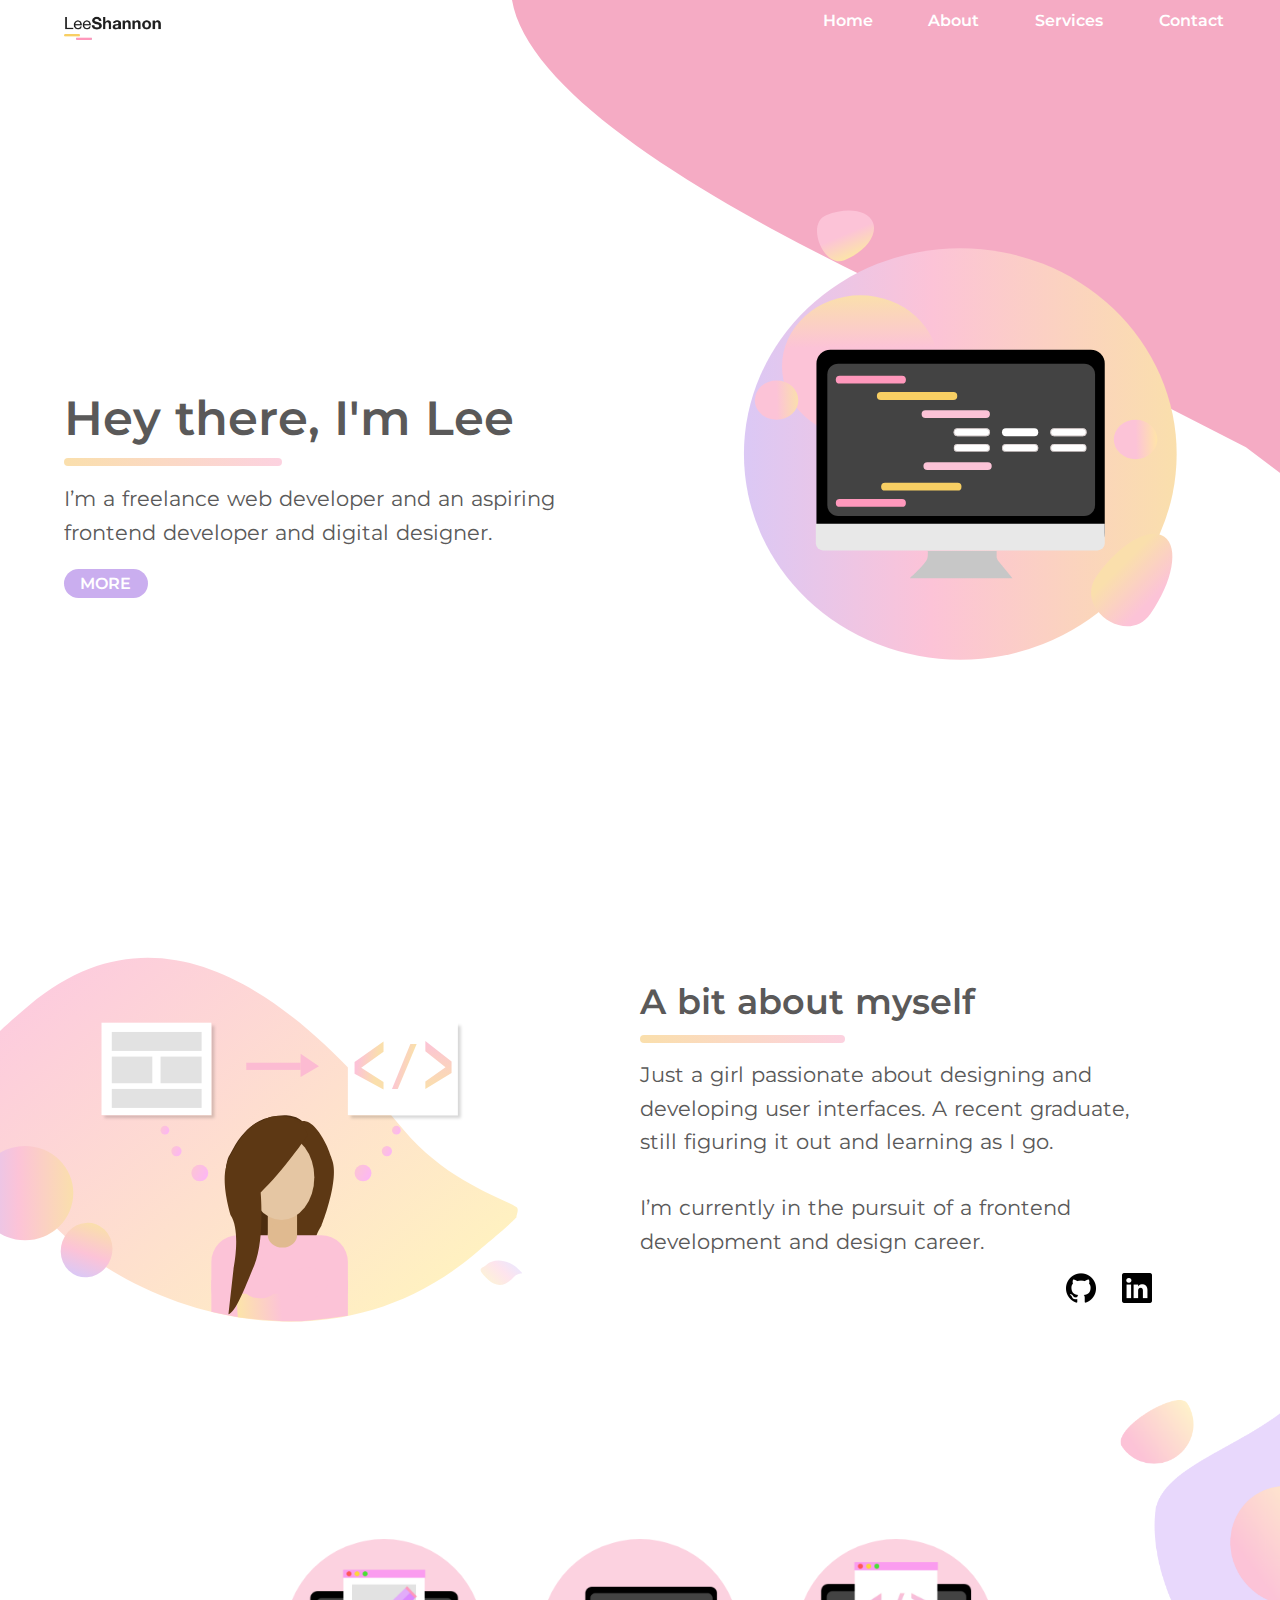
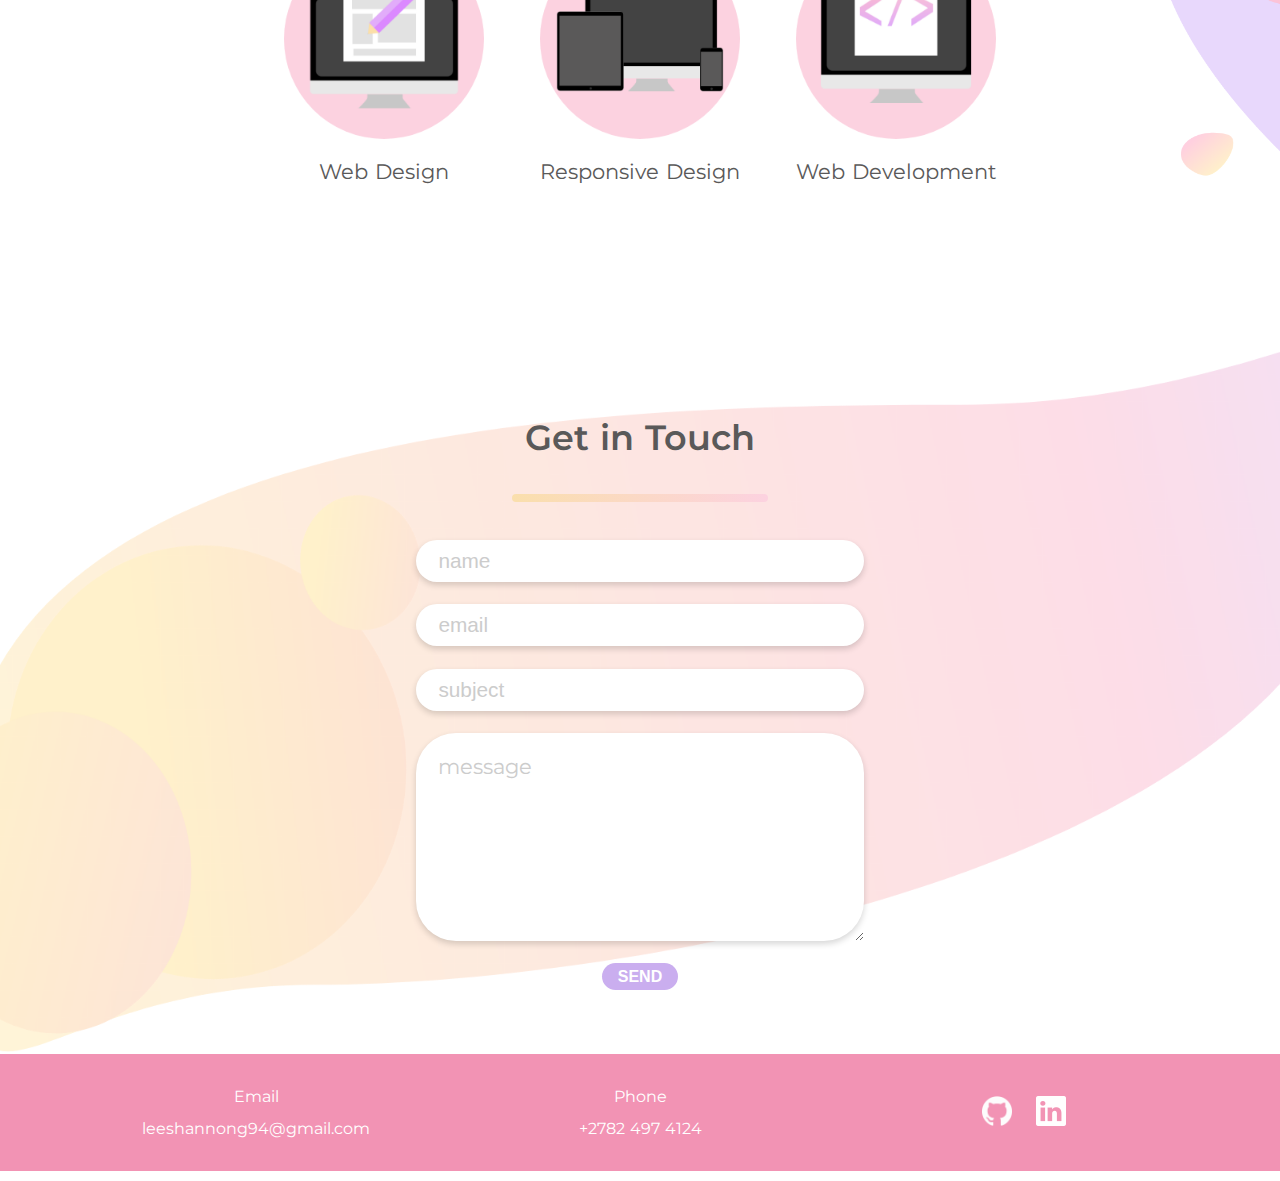
<file: LeeShannon/index.html>
<!doctype html>
<html data-n-head-ssr data-n-head="">
  <head data-n-head="">
    <title data-n-head="true">my-website</title><meta data-n-head="true" charset="utf-8"><meta data-n-head="true" name="viewport" content="width=device-width,initial-scale=1"><meta data-n-head="true" data-hid="description" name="description" content="my portfolio site"><link data-n-head="true" rel="icon" type="image/x-icon" href="/favicon.ico"><link data-n-head="true" rel="stylesheet" href="https://fonts.googleapis.com/css?family=Montserrat:300,400,600"><link rel="preload" href="/_nuxt/70f93e58d2168a4373ac.js" as="script"><link rel="preload" href="/_nuxt/33101eb883ca205de3ca.js" as="script"><link rel="preload" href="/_nuxt/79c5c1965e7085ce0c18.js" as="script"><link rel="preload" href="/_nuxt/53b74fb791ca5c1d55d7.js" as="script"><style data-vue-ssr-id="17cfdfa9:0 aab9a468:0 36873827:0 43e369b3:0 0e71cf53:0 14758497:0 7a88355f:0 3169a4af:0 00c9545a:0 3e1474c5:0 482e1b33:0">.nuxt-progress{position:fixed;top:0;left:0;right:0;height:2px;width:0;opacity:1;transition:width .1s,opacity .4s;background-color:#fff;z-index:999999}.nuxt-progress.nuxt-progress-notransition{transition:none}.nuxt-progress-failed{background-color:red}html{font-family:Source Sans Pro,-apple-system,BlinkMacSystemFont,Segoe UI,Roboto,Helvetica Neue,Arial,sans-serif;font-size:16px;word-spacing:1px;-ms-text-size-adjust:100%;-webkit-text-size-adjust:100%;-moz-osx-font-smoothing:grayscale;-webkit-font-smoothing:antialiased;box-sizing:border-box}*,:after,:before{box-sizing:border-box;margin:0}.button--green{display:inline-block;border-radius:4px;border:1px solid #3b8070;color:#3b8070;text-decoration:none;padding:10px 30px}.button--green:hover{color:#fff;background-color:#3b8070}.button--grey{display:inline-block;border-radius:4px;border:1px solid #35495e;color:#35495e;text-decoration:none;padding:10px 30px;margin-left:15px}.button--grey:hover{color:#fff;background-color:#35495e}a,abbr,acronym,address,applet,article,aside,audio,b,big,blockquote,body,canvas,caption,center,cite,code,dd,del,details,dfn,div,dl,dt,em,embed,fieldset,figcaption,figure,footer,form,h1,h2,h3,h4,h5,h6,header,hgroup,html,i,iframe,img,ins,kbd,label,legend,li,mark,menu,nav,object,ol,output,p,pre,q,ruby,s,samp,section,small,span,strike,strong,sub,summary,sup,table,tbody,td,tfoot,th,thead,time,tr,tt,u,ul,var,video{margin:0;padding:0;border:0;font-size:100%;font:inherit;vertical-align:baseline;font-family:Montserrat,Arial,sans-serif}article,aside,details,figcaption,figure,footer,header,hgroup,menu,nav,section{display:block}body{line-height:1}ol,ul{list-style:none}h1,h2,h3,h4{color:#5a5959}button{border:none}#landing-page{height:100vh;width:100%;position:relative}.nav-bg{height:80%;width:60%;position:absolute;z-index:-1;top:0;right:0;background-image:url(/_nuxt/img/eda150d.png)}.home-content{height:100%;width:100%;display:grid;justify-items:center;align-items:center;grid-template-columns:1fr 1fr}.headings{padding:0 5% 0 10%}.heading{color:#5a5959;font-size:3em;font-weight:600}.sub-heading{font-size:1.3em;color:#5a5959;line-height:1.6;margin-bottom:5%}.gradient-border{width:40%;height:8px;background-image:linear-gradient(90deg,#fadfac,#fcd2e0);border-radius:50px;margin:3% 0}.purple-btn{background-color:#caaeef;padding:1% 3%;border-radius:50px;color:#fff;text-transform:uppercase;font-weight:600}.desktop-svg{width:90%}@media (max-width:600px){#landing-page{width:100vw}.home-content{width:100vw;grid-template-rows:100px auto;grid-template-columns:1fr;grid-template-areas:"desktop" "desktop" "headings" "headings"}.headings{grid-area:headings;padding-bottom:20%;align-self:start}.desktop-svg{grid-area:desktop;align-self:end}.heading{font-size:2.3em;padding-bottom:2%}.sub-heading{padding-top:2%;padding-bottom:2%;font-size:1em}}a{text-decoration:none}li{list-style:none;margin:0;padding:0}.navbar{height:100%;display:flex;flex-direction:row;padding-top:1%}.nav-links{justify-content:flex-end}.mobile-right,.nav-links{display:flex;width:100%}.nav-link{padding-right:5%}.nav-link a{color:#fff;font-weight:600}.logo-div{padding-left:5%}.logo-div img{-o-object-fit:contain;object-fit:contain;height:27px}.handle{cursor:pointer;display:none}.menu-icon{height:25px;width:25px}@media screen and (max-width:580px){.handle{display:block;margin-bottom:3%;position:absolute;right:0}.menu-icon{margin-left:40px;margin-bottom:10px;margin-right:10px}.nav-links{flex-direction:column;align-items:flex-start;max-height:0;overflow:hidden;transition:max-height .4s;text-align:right}.nav-link{margin-bottom:20px}.showing{max-height:100%;overflow:visible}.mobile-right{position:absolute;right:0;margin-top:30px}}.bounce-fast{-webkit-animation:bounce-fast 10s cubic-bezier(.455,.03,.515,.955) infinite both;animation:bounce-fast 10s cubic-bezier(.455,.03,.515,.955) infinite both}@-webkit-keyframes bounce-fast{0%,to{-webkit-transform:rotate(0);transform:rotate(0);-webkit-transform-origin:50% 0;transform-origin:50% 0}10%{-webkit-transform:rotate(-1deg);transform:rotate(-1deg)}20%,40%,60%{-webkit-transform:rotate(-2deg);transform:rotate(-2deg)}30%,50%,70%{-webkit-transform:rotate(2deg);transform:rotate(2deg)}80%{-webkit-transform:rotate(-2deg);transform:rotate(-2deg)}90%{-webkit-transform:rotate(2deg);transform:rotate(2deg)}}.bounce-small{-webkit-animation:bounce-small 6s infinite both;animation:bounce-small 6s infinite both}@-webkit-keyframes bounce-small{0%{-webkit-transform:rotate(0);transform:rotate(0)}25%{-webkit-transform:rotate(-1deg);transform:rotate(-1deg)}50%{-webkit-transform:rotate(1deg);transform:rotate(1deg)}to{-webkit-transform:rotate(0);transform:rotate(0)}}@keyframes bounce-small{0%{-webkit-transform:rotate(0);transform:rotate(0)}25%{-webkit-transform:rotate(-1deg);transform:rotate(-1deg)}50%{-webkit-transform:rotate(1deg);transform:rotate(1deg)}to{-webkit-transform:rotate(0);transform:rotate(0)}}.bounce{-webkit-animation:bounce 7s infinite both;animation:bounce 7s infinite both}@-webkit-keyframes bounce{0%{-webkit-transform:rotate(0);transform:rotate(0)}25%{-webkit-transform:rotate(-1deg);transform:rotate(-1deg)}50%{-webkit-transform:rotate(2deg);transform:rotate(2deg)}to{-webkit-transform:rotate(0);transform:rotate(0)}}@keyframes bounce{0%{-webkit-transform:rotate(0);transform:rotate(0)}25%{-webkit-transform:rotate(-1deg);transform:rotate(-1deg)}50%{-webkit-transform:rotate(2deg);transform:rotate(2deg)}to{-webkit-transform:rotate(0);transform:rotate(0)}}#about{display:grid;grid-template-columns:1fr 1fr}#about,.girl-pink{height:auto;width:100%}.about-content{align-self:center;padding:0 20% 0 0}.about-heading{font-size:2.2em;color:#5a5959;font-weight:600}.about{font-size:1.3em;color:#5a5959;line-height:1.6}.socials{height:30px;width:30px}.socials1{display:flex;justify-content:flex-end;margin-top:3%}@media (max-width:600px){#about{grid-template-rows:200px 1fr;grid-template-columns:1fr;height:100vh}.about-heading{font-size:1.7em;padding-bottom:5%}.about{padding-top:5%;font-size:1em}.about-content{justify-self:center;padding:0 25px}}.bounce-up{-webkit-animation:bounce-up 7s infinite both;animation:bounce-up 7s infinite both}@-webkit-keyframes bounce-up{0%{-webkit-transform:rotateX(0);transform:rotateX(0)}50%{-webkit-transform:rotateX(15deg);transform:rotateX(15deg)}to{-webkit-transform:rotateX(0);transform:rotateX(0)}}@keyframes bounce-up{0%{-webkit-transform:rotateX(0);transform:rotateX(0)}50%{-webkit-transform:rotateX(15deg);transform:rotateX(15deg)}to{-webkit-transform:rotateX(0);transform:rotateX(0)}}.bounce-up-fast{-webkit-animation:bounce-up-fast 7s infinite both;animation:bounce-up-fast 7s infinite both}@-webkit-keyframes bounce-up-fast{0%{-webkit-transform:rotateX(0);transform:rotateX(0)}50%{-webkit-transform:rotateX(30deg);transform:rotateX(30deg)}to{-webkit-transform:rotateX(0);transform:rotateX(0)}}@keyframes bounce-up-fast{0%{-webkit-transform:rotateX(0);transform:rotateX(0)}50%{-webkit-transform:rotateX(30deg);transform:rotateX(30deg)}to{-webkit-transform:rotateX(0);transform:rotateX(0)}}.services-grid{height:60vh;display:grid;grid-template-columns:1fr 1fr 1fr 1fr 1fr;justify-items:center;align-items:center}.service1{grid-column-start:2;align-items:center;align-self:center}.service2{grid-column-start:3}.service3{grid-column-start:4}.service-icon{height:200px;width:200px}.service-heading{text-align:center;margin-top:10%;font-size:1.3em}.services-bg{background-image:url(/_nuxt/img/3da1907.png);background-size:contain;background-repeat:no-repeat;background-position-x:90px;height:100%;width:100%}@media screen and (max-width:580px){.services-grid{grid-template-columns:1fr;grid-template-rows:1fr 1fr 1fr;height:100vh;margin-top:80px;margin-bottom:80px}.service1{grid-column-start:auto}.service2,.service3{grid-column-start:1}.services-bg{display:none}}button{font-size:1em;background-color:#caaeef;padding:1% 3.5%;border-radius:50px;color:#fff;text-transform:uppercase;font-weight:600}.small-border{width:20%}.contact-container{width:100%;padding-top:7%;padding-bottom:5%;background-image:url(/_nuxt/img/a439ed5.png);background-size:115vw 80vh;background-repeat:no-repeat;background-position:50%}.contact-container,.contact-form{display:grid;justify-items:center;align-items:center}.contact-form{width:35vw}input{font-size:1.3em;width:100%;border:none;border-radius:50px;box-shadow:0 3px 6px rgba(0,0,0,.16);padding:2% 5%;margin-bottom:5%}input::-webkit-input-placeholder,textarea::-webkit-input-placeholder{color:#ccc}input:-ms-input-placeholder,textarea:-ms-input-placeholder{color:#ccc}input::-ms-input-placeholder,textarea::-ms-input-placeholder{color:#ccc}input::placeholder,textarea::placeholder{color:#ccc}textarea::-webkit-input-placeholder{padding-top:3%;font-family:Montserrat,Arial,sans-serif}textarea:-ms-input-placeholder{padding-top:3%;font-family:Montserrat,Arial,sans-serif}textarea::-ms-input-placeholder{padding-top:3%;font-family:Montserrat,Arial,sans-serif}textarea::placeholder{padding-top:3%;font-family:Montserrat,Arial,sans-serif}textarea{font-size:1.3em;width:100%;border:none;border-radius:40px;box-shadow:0 3px 6px rgba(0,0,0,.16);padding:2% 5%;margin-bottom:5%}@media screen and (max-width:580px){.contact-container{height:70vh;background-size:150vw 80vh;margin-bottom:100px}.gradient-border{display:none}}#footer{padding-right:5%;padding-left:5%;background-color:#f293b4}.footer-container{display:grid;grid-template-columns:1fr 1fr 1fr;justify-items:center;align-items:center;color:#fff;text-align:center;padding-top:3%;padding-bottom:3%}.social-media{width:100%}@media screen and (max-width:580px){#footer{padding-top:50px;padding-bottom:50px}.footer-container{grid-template-columns:1fr;grid-gap:50px}}</style>
  </head>
  <body data-n-head="">
    <div data-server-rendered="true" id="__nuxt"><!----><div id="__layout"><div><section class="container"><div id="landing-page"><div><nav class="navbar"><div class="logo-div"><a href="#landing-page"><img src="/_nuxt/img/1943d72.png" alt="logo"></a></div> <div class="handle"><img src="[data-uri]" alt="menu-icon" class="menu-icon"></div> <div class="mobile-right"><ul class="nav-links"><li class="nav-link"><a href="#landing-page">Home</a></li> <li class="nav-link"><a href="#about">About</a></li> <li class="nav-link"><a href="#services">Services</a></li> <li class="nav-link"><a href="#contact">Contact</a></li></ul></div></nav></div> <div class="nav-bg"></div> <div class="home-content"><div class="headings"><h1 class="heading">Hey there, I'm Lee</h1> <div class="gradient-border"></div> <h3 class="sub-heading">I’m a freelance web developer and an aspiring frontend developer and digital designer. </h3> <a href="#about" class="purple-btn">more</a></div> <div class="desktop-svg"><div id="desktop-svg"><svg xmlns="http://www.w3.org/2000/svg" xmlns:xlink="http://www.w3.org/1999/xlink" viewBox="0 0 953 962.73"><defs><linearGradient id="linear-gradient" y1="0.446" x2="1" y2="0.448" gradientUnits="objectBoundingBox"><stop offset="0" stop-color="#fcbbd2"></stop> <stop offset="1" stop-color="#ffecac"></stop></linearGradient> <linearGradient id="linear-gradient-2" y1="0.446" x2="1" y2="0.448" gradientUnits="objectBoundingBox"><stop offset="0" stop-color="#dbc8f5"></stop> <stop offset="0.433" stop-color="#fcc3d7"></stop> <stop offset="1" stop-color="#fadfac"></stop></linearGradient> <linearGradient id="linear-gradient-3" x1="0.5" x2="0.5" y2="1" gradientUnits="objectBoundingBox"><stop offset="0" stop-color="#fadfac"></stop> <stop offset="0.371" stop-color="#fcc3d7"></stop> <stop offset="1" stop-color="#fcc3d7"></stop></linearGradient> <linearGradient id="linear-gradient-4" y1="0.646" x2="0.5" y2="0.633" gradientUnits="objectBoundingBox"><stop offset="0" stop-color="#fadfac"></stop> <stop offset="1" stop-color="#fcc3d7"></stop></linearGradient> <linearGradient id="linear-gradient-5" y1="0.646" x2="0.5" y2="0.633" gradientUnits="objectBoundingBox"><stop offset="0" stop-color="#fce5a8"></stop> <stop offset="1" stop-color="#fcc3d7"></stop></linearGradient> <linearGradient id="linear-gradient-6" x1="0.768" y1="0.568" x2="0.114" y2="0.388" xlink:href="#linear-gradient-4"></linearGradient> <linearGradient id="linear-gradient-7" y1="0.646" x2="0.5" y2="0.633" gradientUnits="objectBoundingBox"><stop offset="0" stop-color="#ffe4a8"></stop> <stop offset="1" stop-color="#fcc3d7"></stop></linearGradient> <clipPath id="clip-path"><rect width="220" height="13" fill="none"></rect></clipPath></defs> <g id="desktop" transform="translate(-483 -20.27)"><ellipse id="Ellipse_1" data-name="Ellipse 1" cx="358" cy="340.5" rx="358" ry="340.5" transform="translate(602 100)" fill="url(#linear-gradient-2)"></ellipse> <g class="bounce"><ellipse id="Ellipse_2" data-name="Ellipse 2" cx="129.5" cy="117.5" rx="129.5" ry="117.5" transform="translate(665 178)" fill="url(#linear-gradient-3)"></ellipse></g> <ellipse id="Ellipse_4" data-name="Ellipse 4" cx="36" cy="32.5" rx="36" ry="32.5" transform="translate(692 384) rotate(180)" fill="url(#linear-gradient-4)"></ellipse> <g class="bounce-fast"><path id="Path_4" data-name="Path 4" d="M80.313,46.87c0,37.109-17.979,67.192-40.157,67.192S0,83.979,0,46.87,80.313,9.761,80.313,46.87Z" transform="translate(724.765 137.464) rotate(-112)" fill="url(#linear-gradient-5)"></path></g> <g class="bounce-small"><path id="Path_5" data-name="Path 5" d="M108.737,67.9c0,65.15-24.342,117.965-54.369,117.965S0,133.051,0,67.9,108.737,2.751,108.737,67.9Z" transform="matrix(-0.819, -0.574, 0.574, -0.819, 1235.444, 760.677)" fill="url(#linear-gradient-6)"></path></g> <ellipse id="Ellipse_5" data-name="Ellipse 5" cx="36" cy="32.5" rx="36" ry="32.5" transform="translate(1286 449) rotate(180)" fill="url(#linear-gradient-7)"></ellipse> <g id="MAC" transform="translate(1 22)"><rect id="Rectangle_1" data-name="Rectangle 1" width="477" height="326" rx="23" transform="translate(721 246)"></rect> <rect id="Rectangle_2" data-name="Rectangle 2" width="443" height="252" rx="18" transform="translate(739 269)" fill="#434343"></rect> <path id="Path_2" data-name="Path 2" d="M2893.25,505c-1.053,2.082-.02-2.187,0,0,.021,2.233.831,11.05-2.1,15.462-8.239,12.384-27.5,29.509-27.5,29.509h169.7L3008.9,520.462l-1.76-4.643V505Z" transform="translate(-1988 74)" fill="#c7c7c7"></path> <path id="Path_37" data-name="Path 37" d="M6.5,0h103a6.5,6.5,0,0,1,0,13H6.5a6.5,6.5,0,0,1,0-13Z" transform="translate(753 493)" fill="#ff98bc"></path> <rect id="Rectangle_5" data-name="Rectangle 5" width="133" height="13" rx="6.5" transform="translate(821 316)" fill="#f8cf63"></rect> <rect id="Rectangle_7" data-name="Rectangle 7" width="133" height="13" rx="6.5" transform="translate(828 466)" fill="#f8cf63"></rect> <rect id="Rectangle_8" data-name="Rectangle 8" width="113" height="13" rx="6.5" transform="translate(895 346)" fill="#fcc3d7"></rect> <path id="Path_38" data-name="Path 38" d="M6.5,0h100a6.5,6.5,0,0,1,0,13H6.5a6.5,6.5,0,0,1,0-13Z" transform="translate(898 432)" fill="#fcc3d7"></path> <rect id="Rectangle_6" data-name="Rectangle 6" width="116" height="13" rx="6.5" transform="translate(753 289)" fill="#ff98bc"></rect> <g id="Rectangle_10" data-name="Rectangle 10" transform="translate(948 376)" fill="#fff" stroke="#b9a8a8" stroke-width="1"><rect width="60" height="13" rx="6.5" stroke="none"></rect> <rect x="0.5" y="0.5" width="59" height="12" rx="6" fill="none"></rect></g> <rect id="Rectangle_12" data-name="Rectangle 12" width="60" height="13" rx="6.5" transform="translate(1028 376)" fill="#fff"></rect> <g id="Rectangle_13" data-name="Rectangle 13" transform="translate(1108 376)" fill="#fff" stroke="#b9a8a8" stroke-width="1"><rect width="60" height="13" rx="6.5" stroke="none"></rect> <rect x="0.5" y="0.5" width="59" height="12" rx="6" fill="none"></rect></g> <g id="Repeat_Grid_1" data-name="Repeat Grid 1" transform="translate(948 402)" clip-path="url(#clip-path)"><g transform="translate(-954 -417)"><g id="Rectangle_14" data-name="Rectangle 14" transform="translate(954 417)" fill="#fff" stroke="#b9a8a8" stroke-width="1"><rect width="60" height="13" rx="6.5" stroke="none"></rect> <rect x="0.5" y="0.5" width="59" height="12" rx="6" fill="none"></rect></g></g> <g transform="translate(-874 -417)"><g id="Rectangle_14-2" data-name="Rectangle 14" transform="translate(954 417)" fill="#fff" stroke="#b9a8a8" stroke-width="1"><rect width="60" height="13" rx="6.5" stroke="none"></rect> <rect x="0.5" y="0.5" width="59" height="12" rx="6" fill="none"></rect></g></g> <g transform="translate(-794 -417)"><g id="Rectangle_14-3" data-name="Rectangle 14" transform="translate(954 417)" fill="#fff" stroke="#b9a8a8" stroke-width="1"><rect width="60" height="13" rx="6.5" stroke="none"></rect> <rect x="0.5" y="0.5" width="59" height="12" rx="6" fill="none"></rect></g></g></g> <path id="Rectangle_15" data-name="Rectangle 15" d="M0,0H478a0,0,0,0,1,0,0V32a12,12,0,0,1-12,12H12A12,12,0,0,1,0,32V0A0,0,0,0,1,0,0Z" transform="translate(720 534)" fill="#e8e8e8"></path></g></g></svg></div></div></div></div> <div id="about"><div class="about-img"><div id="girl-svg"><svg xmlns="http://www.w3.org/2000/svg" xmlns:xlink="http://www.w3.org/1999/xlink" viewBox="150 100 1246.915 950"><defs><linearGradient id="linear-gradient" x1="0.938" y1="0.507" x2="-0.213" y2="0.652" gradientUnits="objectBoundingBox"><stop offset="0" stop-color="#ffdea8"></stop> <stop offset="0.686" stop-color="#fcd2e0"></stop> <stop offset="1" stop-color="#caaeef"></stop></linearGradient> <linearGradient id="linear-gradient-2" x1="0.5" x2="0.5" y2="1" gradientUnits="objectBoundingBox"><stop offset="0" stop-color="#fff1cb"></stop> <stop offset="1" stop-color="#fcd8e5"></stop></linearGradient> <linearGradient id="linear-gradient-5" x1="0.5" x2="0.5" y2="1" gradientUnits="objectBoundingBox"><stop offset="0" stop-color="#fcbdd3"></stop> <stop offset="1" stop-color="#fcc3d7"></stop></linearGradient> <filter id="Rectangle_41" x="343.787" y="335.056" width="232" height="198" filterUnits="userSpaceOnUse"><feOffset dx="5" dy="5" input="SourceAlpha"></feOffset> <feGaussianBlur stdDeviation="3" result="blur"></feGaussianBlur> <feFlood flood-opacity="0.161"></feFlood> <feComposite operator="in" in2="blur"></feComposite> <feComposite in="SourceGraphic"></feComposite></filter> <filter id="Rectangle_46" x="823.787" y="335.056" width="232" height="198" filterUnits="userSpaceOnUse"><feOffset dx="5" dy="5" input="SourceAlpha"></feOffset> <feGaussianBlur stdDeviation="3" result="blur-2"></feGaussianBlur> <feFlood flood-opacity="0.161"></feFlood> <feComposite operator="in" in2="blur-2"></feComposite> <feComposite in="SourceGraphic"></feComposite></filter> <linearGradient id="linear-gradient-6" x1="0.5" x2="0.5" y2="1" gradientUnits="objectBoundingBox"><stop offset="0" stop-color="#fcc3d7"></stop> <stop offset="1" stop-color="#ffe4a8"></stop></linearGradient> <linearGradient id="linear-gradient-8" x1="0.5" x2="0.5" y2="1" gradientUnits="objectBoundingBox"><stop offset="0" stop-color="#92e8ac"></stop> <stop offset="0" stop-color="#fcc3d7"></stop> <stop offset="1" stop-color="#fadfac"></stop></linearGradient> <linearGradient id="linear-gradient-9" x1="0.167" y1="0.197" x2="1" y2="0.624" gradientUnits="objectBoundingBox"><stop offset="0" stop-color="#fcc3d7"></stop> <stop offset="1" stop-color="#fcb6f4"></stop></linearGradient></defs> <g id="Group_17" data-name="Group 17" transform="translate(186.787 -973.944)"><g id="Group_11" data-name="Group 11"><g id="girl-blue" transform="translate(-366 -793)"><path id="Path_31" data-name="Path 31" d="M551.163-73c23.313,284.673,508.18,644.9,508.18,644.9l73.986,76.829h0l332.073,509.4V-73Z" transform="translate(1353.128 1215.977) rotate(90)" fill="none" opacity="0.775"></path> <path id="Path_32" data-name="Path 32" d="M688.607,212.206c-212.408,0-655.076,6.952-655.076,402.748s122.921,239.7,335.328,239.7S962.821,658.3,962.821,262.509c0-109.713-1.772-96.566-2.321-109.126-2.542.317-8.236-15.054-15.788-12.545C907.008,153.355,816.9,212.206,688.607,212.206Z" transform="matrix(0.643, 0.766, -0.766, 0.643, 835.616, 1650.908)" opacity="0.749" fill="url(#linear-gradient)"></path> <path id="Path_33" data-name="Path 33" d="M50.019,146.668c12.772,0,39.39.593,39.39,34.337s-7.391,20.436-20.163,20.436S33.53,184.7,33.53,150.957c0-9.354.107-8.233.14-9.3.153.027.5-1.283.949-1.07C36.887,141.651,42.3,146.668,50.019,146.668Z" transform="matrix(-0.695, 0.719, -0.719, -0.695, 1471.176, 2667.04)" opacity="0.446" fill="url(#linear-gradient-2)"></path> <g class="bounce-up"><ellipse id="Ellipse_30" data-name="Ellipse 30" cx="94" cy="92" rx="94" ry="92" transform="translate(284 2346)" fill="url(#linear-gradient-2)"></ellipse></g> <g class="bounce-up-fast"><ellipse id="Ellipse_31" data-name="Ellipse 31" cx="53.5" cy="50" rx="53.5" ry="50" transform="translate(432.627 2582.186) rotate(-70)" fill="url(#linear-gradient-2)"></ellipse></g></g></g> <g id="Me" transform="translate(-7 1043)"><path id="Path_26" data-name="Path 26" d="M-1452.2,2893.526c-12.594-55.906-75.864-36.009-90.745-30.221.028-.011-2.873,2.506-3.072,2.584h0c-.74.3,11.217-5.074,11.217-5.074s-39.366,6.291-68.443,62.635c-1.583,2.571-2.687,5.082-4.457,8.137-.2.351-1.274,2.158-1.659,2.74-2.062,3.113-3.265,8.7-4.41,13.012-10.84,40.8,24.691,120.206,24.691,120.206,20.8,34.691-13.182,104.564-13.182,104.564l-26.7,39.648c39.818-9.5,108.232-123.8,108.232-123.8C-1476.988,3043.137-1452.2,2893.526-1452.2,2893.526Z" transform="translate(2026 -2405)" fill="#4d2d0f"></path> <path id="Path_27" data-name="Path 27" d="M-1628.965,2893.526c12.489-56.758,78.707-32.875,91.639-27.637h0s20.864-9.732,49.267,46.612c1.547,2.571,3.1,8.022,4.829,11.076.2.351,3.025,8.238,3.4,8.82.815,1.26,1.05,3.528,1.8,5.142,17.521,37.794-17.234,130.005-17.234,130.005-20.319,34.691-6.913,33.429-6.913,33.429h0c-38.893-9.5-59.849-13.015-59.849-13.015C-1604.756,3043.137-1628.965,2893.526-1628.965,2893.526Z" transform="translate(2145.484 -2376.428) rotate(1)" fill="#5d3814"></path> <rect id="Rectangle_38" data-name="Rectangle 38" width="57" height="65" transform="translate(492 633)" fill="#e0ba90"></rect> <ellipse id="Ellipse_10" data-name="Ellipse 10" cx="64" cy="83" rx="64" ry="83" transform="translate(454.613 488.302)" fill="#e5c6a3"></ellipse> <rect id="Rectangle_39" data-name="Rectangle 39" width="266" height="157" rx="52" transform="translate(382 684)" fill="#fcc3d7"></rect> <path id="Path_41" data-name="Path 41" d="M0,0H266V69l-39.829,5.268L50.589,71.253l-23.5-4.064L0,61.39Z" transform="translate(382 772)" fill="#fcc3d7"></path> <path id="Path_40" data-name="Path 40" d="M0,0H177V48.061l-16.531,2.316-33.208,3.234H90.381L43.656,50.376,2.424,45.927Z" transform="translate(431 798)" fill="url(#linear-gradient-5)"></path> <ellipse id="Ellipse_19" data-name="Ellipse 19" cx="38" cy="30" rx="38" ry="30" transform="translate(439 747)" fill="#fcc3d7"></ellipse> <path id="Path_28" data-name="Path 28" d="M-1456.2,2889.449c-12.5-50.519-79.622-31.423-92.561-26.76.094-.034-.306-.058-.464,0l-1.906,1.007-2.139.787s-18.993,2.766-47.413,52.916c-1.428,2.112-3.879,7.067-5.694,10.174.019-.028-.836,1.334-.969,1.544-.2.313-2.23,5.053-2.607,5.571-1.993,2.74-3.768,10.254-4.891,14.062-10.7,36.254,8.466,96.187,8.466,96.187,20.331,30.877,5.694,103.812,5.694,103.812l-10.033,89.219c15.216-3.3,36.431-62.628,50.033-94.566,20.905-49.084,12.791-142.7,12.791-142.7C-1505.142,2960.8-1456.2,2889.449-1456.2,2889.449Z" transform="translate(2026 -2400)" fill="#5d3814"></path> <ellipse id="Ellipse_11" data-name="Ellipse 11" cx="28.5" cy="24" rx="28.5" ry="24" transform="translate(492 660)" fill="#e0ba90"></ellipse> <g transform="matrix(1, 0, 0, 1, -179.79, -69.06)" filter="url(#Rectangle_41)"><rect id="Rectangle_41-2" data-name="Rectangle 41" width="214" height="180" transform="translate(347.79 339.06)" fill="#fff"></rect></g> <rect id="Rectangle_42" data-name="Rectangle 42" width="175" height="37" transform="translate(188 288)" fill="#e2e2e2"></rect> <rect id="Rectangle_43" data-name="Rectangle 43" width="79" height="52" transform="translate(188 336)" fill="#e2e2e2"></rect> <rect id="Rectangle_44" data-name="Rectangle 44" width="80" height="52" transform="translate(283 336)" fill="#e2e2e2"></rect> <rect id="Rectangle_45" data-name="Rectangle 45" width="175" height="37" transform="translate(188 399)" fill="#e2e2e2"></rect> <g transform="matrix(1, 0, 0, 1, -179.79, -69.06)" filter="url(#Rectangle_46)"><rect id="Rectangle_46-2" data-name="Rectangle 46" width="214" height="180" transform="translate(827.79 339.06)" fill="#fff"></rect></g> <path id="Path_19" data-name="Path 19" d="M2727.995,159.683l56.436-40.18v20.17l-43.4,31.313,43.4,27.519v14.609l-56.436-30.871Z" transform="translate(-2066.972 187)" fill="url(#linear-gradient-6)"></path> <path id="Path_20" data-name="Path 20" d="M2814.709,119.5h12.228l-36.75,87.856H2778.9Z" transform="translate(-2044.953 192)" fill="url(#linear-gradient-6)"></path> <path id="Path_29" data-name="Path 29" d="M2779.067,159.683l-51.072-40.18v20.17l39.274,31.313-39.274,27.519v14.609l51.072-30.871Z" transform="translate(-1929.044 186)" fill="url(#linear-gradient-8)"></path> <rect id="Rectangle_47" data-name="Rectangle 47" width="106" height="14" transform="translate(450 348)" fill="#fcbbd2"></rect> <path id="Path_30" data-name="Path 30" d="M-1471.053,2747.738c-.284,42.02,0,45.262,0,45.262l35.756-21.079Z" transform="translate(2026.975 -2417)" fill="#fcbbd2"></path> <ellipse id="Ellipse_14" data-name="Ellipse 14" cx="16.5" cy="16" rx="16.5" ry="16" transform="translate(343 547)" fill="url(#linear-gradient-9)"></ellipse> <ellipse id="Ellipse_18" data-name="Ellipse 18" cx="38" cy="30" rx="38" ry="30" transform="translate(532 747)" fill="#fcc3d7"></ellipse> <circle id="Ellipse_39" data-name="Ellipse 39" cx="10" cy="10" r="10" transform="translate(304 510)" fill="url(#linear-gradient-9)"></circle> <circle id="Ellipse_40" data-name="Ellipse 40" cx="8.5" cy="8.5" r="8.5" transform="translate(283 471)" fill="url(#linear-gradient-9)"></circle> <ellipse id="Ellipse_41" data-name="Ellipse 41" cx="16.5" cy="16" rx="16.5" ry="16" transform="translate(661 547)" fill="url(#linear-gradient-9)"></ellipse> <circle id="Ellipse_42" data-name="Ellipse 42" cx="10" cy="10" r="10" transform="translate(714 510)" fill="url(#linear-gradient-9)"></circle> <circle id="Ellipse_43" data-name="Ellipse 43" cx="8.5" cy="8.5" r="8.5" transform="translate(734 471)" fill="url(#linear-gradient-9)"></circle></g></g></svg></div></div> <div class="about-content"><h2 class="about-heading">A bit about myself</h2> <div class="gradient-border"></div> <p class="about">
            Just a girl passionate about designing and developing user interfaces. A recent graduate, still figuring it out and learning as I go.
            <br><br>
            I’m currently in the pursuit of  a frontend development and design career. 
        </p> <div class="socials1"><a href="#" style="margin-right:5%"><img src="/_nuxt/img/22b96f4.png" alt="github" class="socials"></a> <a href="#"><img src="/_nuxt/img/2dcb72f.png" alt="linkedin" class="socials"></a></div></div></div> <div id="services"><div class="services-grid"><div class="service1"><img src="/_nuxt/img/48c5251.png" alt="web design icon" class="service-icon"> <h3 class="service-heading">Web Design</h3></div> <div class="service2"><img src="/_nuxt/img/5bdfc45.png" alt="responsive design icon" class="service-icon"> <h3 class="service-heading">Responsive Design</h3></div> <div class="service3"><img src="/_nuxt/img/e0bdfe4.png" alt="web dev icon" class="service-icon"> <h3 class="service-heading">Web Development</h3></div> <div class="services-bg"></div></div></div> <div id="contact"><div class="contact-container"><h2 class="about-heading">Get in Touch</h2> <div class="gradient-border small-border"></div> <form action="https://formspree.io/your@email.com" method="POST" class="contact-form"><input name="name" placeholder="name"> <input type="email" name="email" placeholder="email"> <input name="subject" placeholder="subject"> <textarea name="message" cols="30" rows="10" placeholder="message"></textarea> <button type="submit">Send</button></form></div></div> <div id="footer"><div class="footer-container"><div><p>Email</p> <br> <p>leeshannong94@gmail.com</p></div> <div><p>Phone</p> <br> <p>+2782 497 4124</p></div> <div class="social-media"><a href="#" style="margin-right:5%"><img src="/_nuxt/img/a3510d2.png" alt="github" class="socials"></a> <a href="#"><img src="/_nuxt/img/8309782.png" alt="linkedin" class="socials"></a></div></div></div></section></div></div></div><script>window.__NUXT__={layout:"default",data:[{}],error:null,serverRendered:!0}</script><script src="/_nuxt/70f93e58d2168a4373ac.js" defer></script><script src="/_nuxt/53b74fb791ca5c1d55d7.js" defer></script><script src="/_nuxt/33101eb883ca205de3ca.js" defer></script><script src="/_nuxt/79c5c1965e7085ce0c18.js" defer></script>
  </body>
</html>
</file>
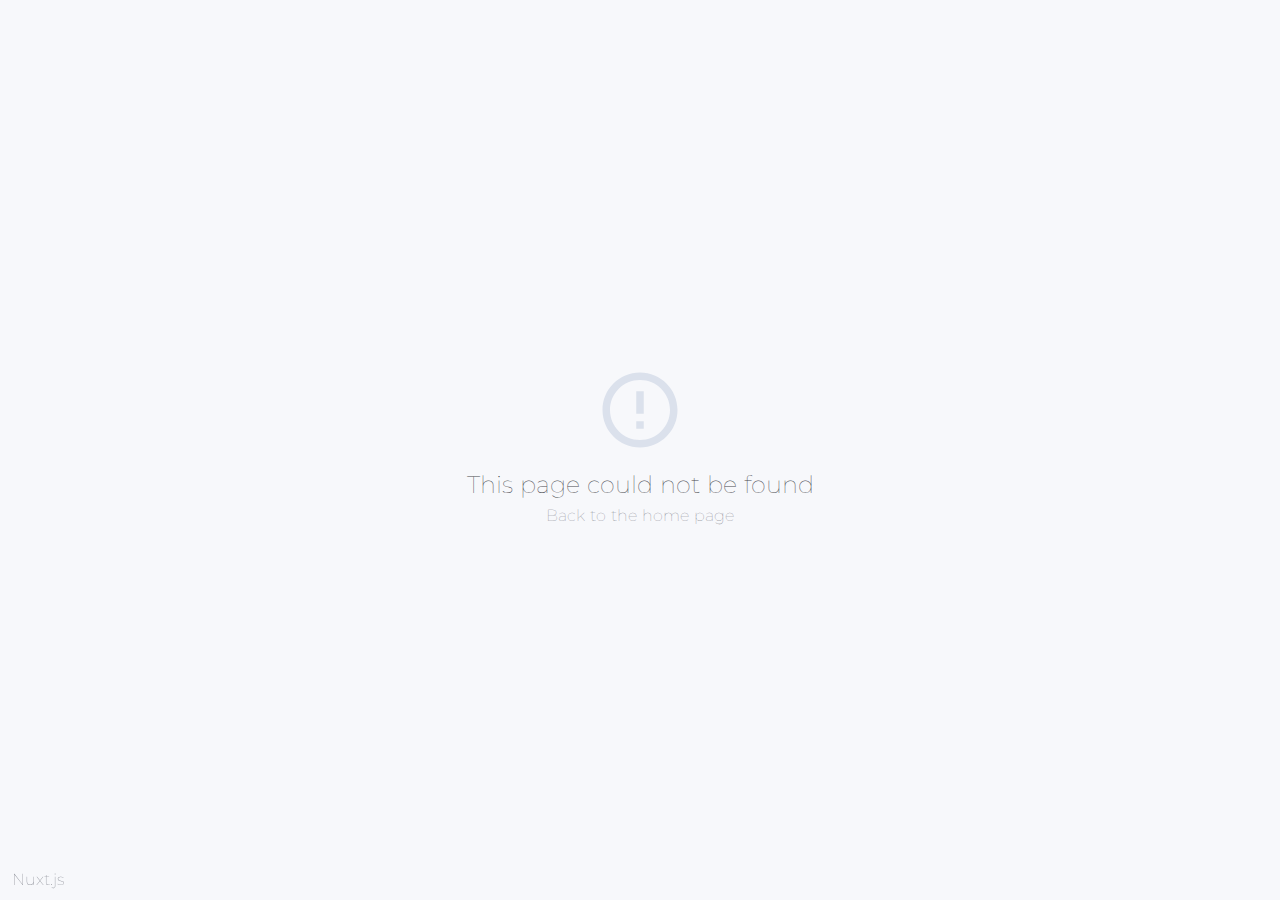
<file: 200.html>
<!doctype html>
<html data-n-head="">
  <head data-n-head="">
    <title data-n-head="true">my-website</title><meta data-n-head="true" charset="utf-8"/><meta data-n-head="true" name="viewport" content="width=device-width, initial-scale=1"/><meta data-n-head="true" data-hid="description" name="description" content="my portfolio site"/><link data-n-head="true" rel="icon" type="image/x-icon" href="/favicon.ico"/><link data-n-head="true" rel="stylesheet" href="https://fonts.googleapis.com/css?family=Montserrat:300,400,600"/><link rel="preload" href="/_nuxt/70f93e58d2168a4373ac.js" as="script"><link rel="preload" href="/_nuxt/33101eb883ca205de3ca.js" as="script"><link rel="preload" href="/_nuxt/79c5c1965e7085ce0c18.js" as="script">
  </head>
  <body data-n-head="">
    <div id="__nuxt"><style>#nuxt-loading {  visibility: hidden;  opacity: 0;  position: absolute;  left: 0;  right: 0;  top: 0;  bottom: 0;  display: flex;  justify-content: center;  align-items: center;  flex-direction: column;  animation: nuxtLoadingIn 10s ease;  -webkit-animation: nuxtLoadingIn 10s ease;  animation-fill-mode: forwards;  overflow: hidden;}@keyframes nuxtLoadingIn {  0% {visibility: hidden;opacity: 0;  }  20% {visibility: visible;opacity: 0;  }  100% {visibility: visible;opacity: 1;  }}@-webkit-keyframes nuxtLoadingIn {  0% {visibility: hidden;opacity: 0;  }  20% {visibility: visible;opacity: 0;  }  100% {visibility: visible;opacity: 1;  }}#nuxt-loading>div,#nuxt-loading>div:after {  border-radius: 50%;  width: 5rem;  height: 5rem;}#nuxt-loading>div {  font-size: 10px;  position: relative;  text-indent: -9999em;  border: .5rem solid #F5F5F5;  border-left: .5rem solid #fff;  -webkit-transform: translateZ(0);  -ms-transform: translateZ(0);  transform: translateZ(0);  -webkit-animation: nuxtLoading 1.1s infinite linear;  animation: nuxtLoading 1.1s infinite linear;}#nuxt-loading.error>div {  border-left: .5rem solid #ff4500;  animation-duration: 5s;}@-webkit-keyframes nuxtLoading {  0% {-webkit-transform: rotate(0deg);transform: rotate(0deg);  }  100% {-webkit-transform: rotate(360deg);transform: rotate(360deg);  }}@keyframes nuxtLoading {  0% {-webkit-transform: rotate(0deg);transform: rotate(0deg);  }  100% {-webkit-transform: rotate(360deg);transform: rotate(360deg);  }}</style><script>window.addEventListener('error', function () {  var e = document.getElementById('nuxt-loading');  if (e) e.className += ' error';});</script><div id="nuxt-loading" aria-live="polite" role="status"><div>Loading...</div></div></div>
  <script type="text/javascript" src="/_nuxt/70f93e58d2168a4373ac.js"></script><script type="text/javascript" src="/_nuxt/33101eb883ca205de3ca.js"></script><script type="text/javascript" src="/_nuxt/79c5c1965e7085ce0c18.js"></script></body>
</html>
</file>
